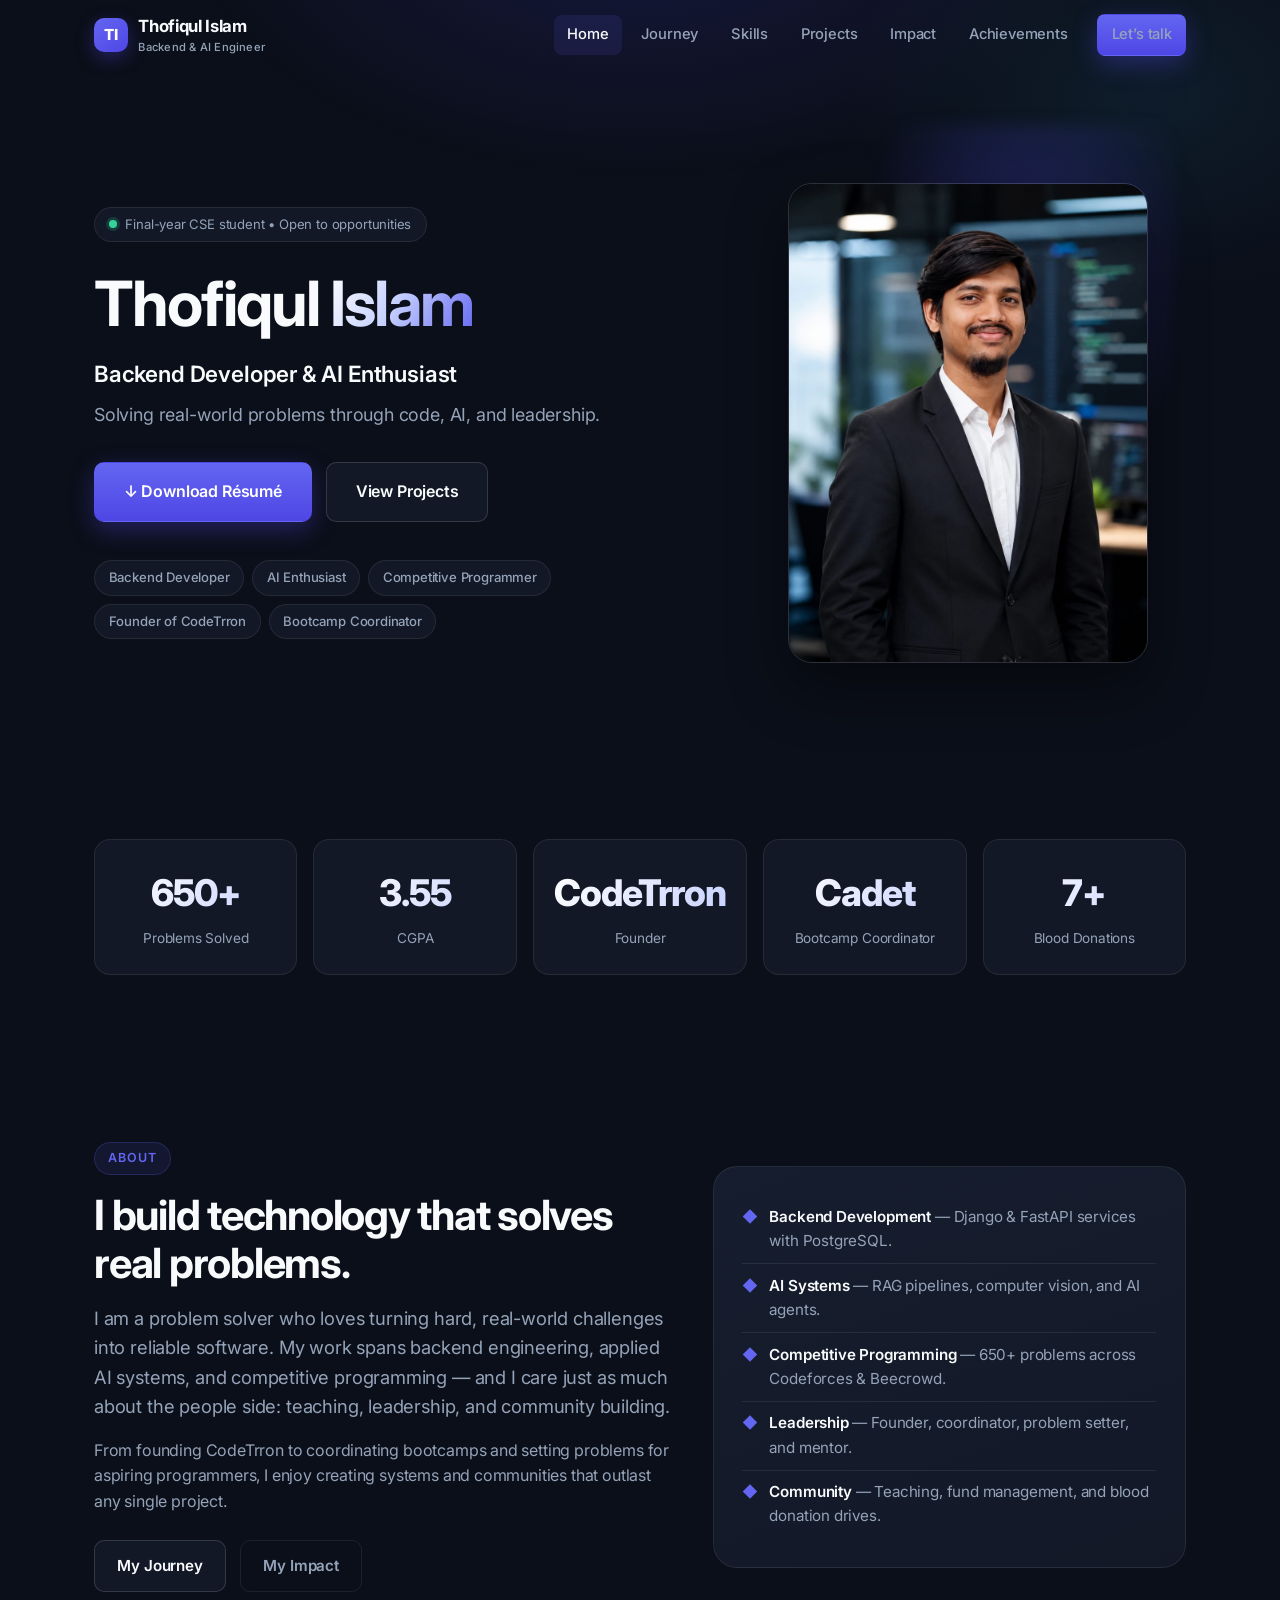
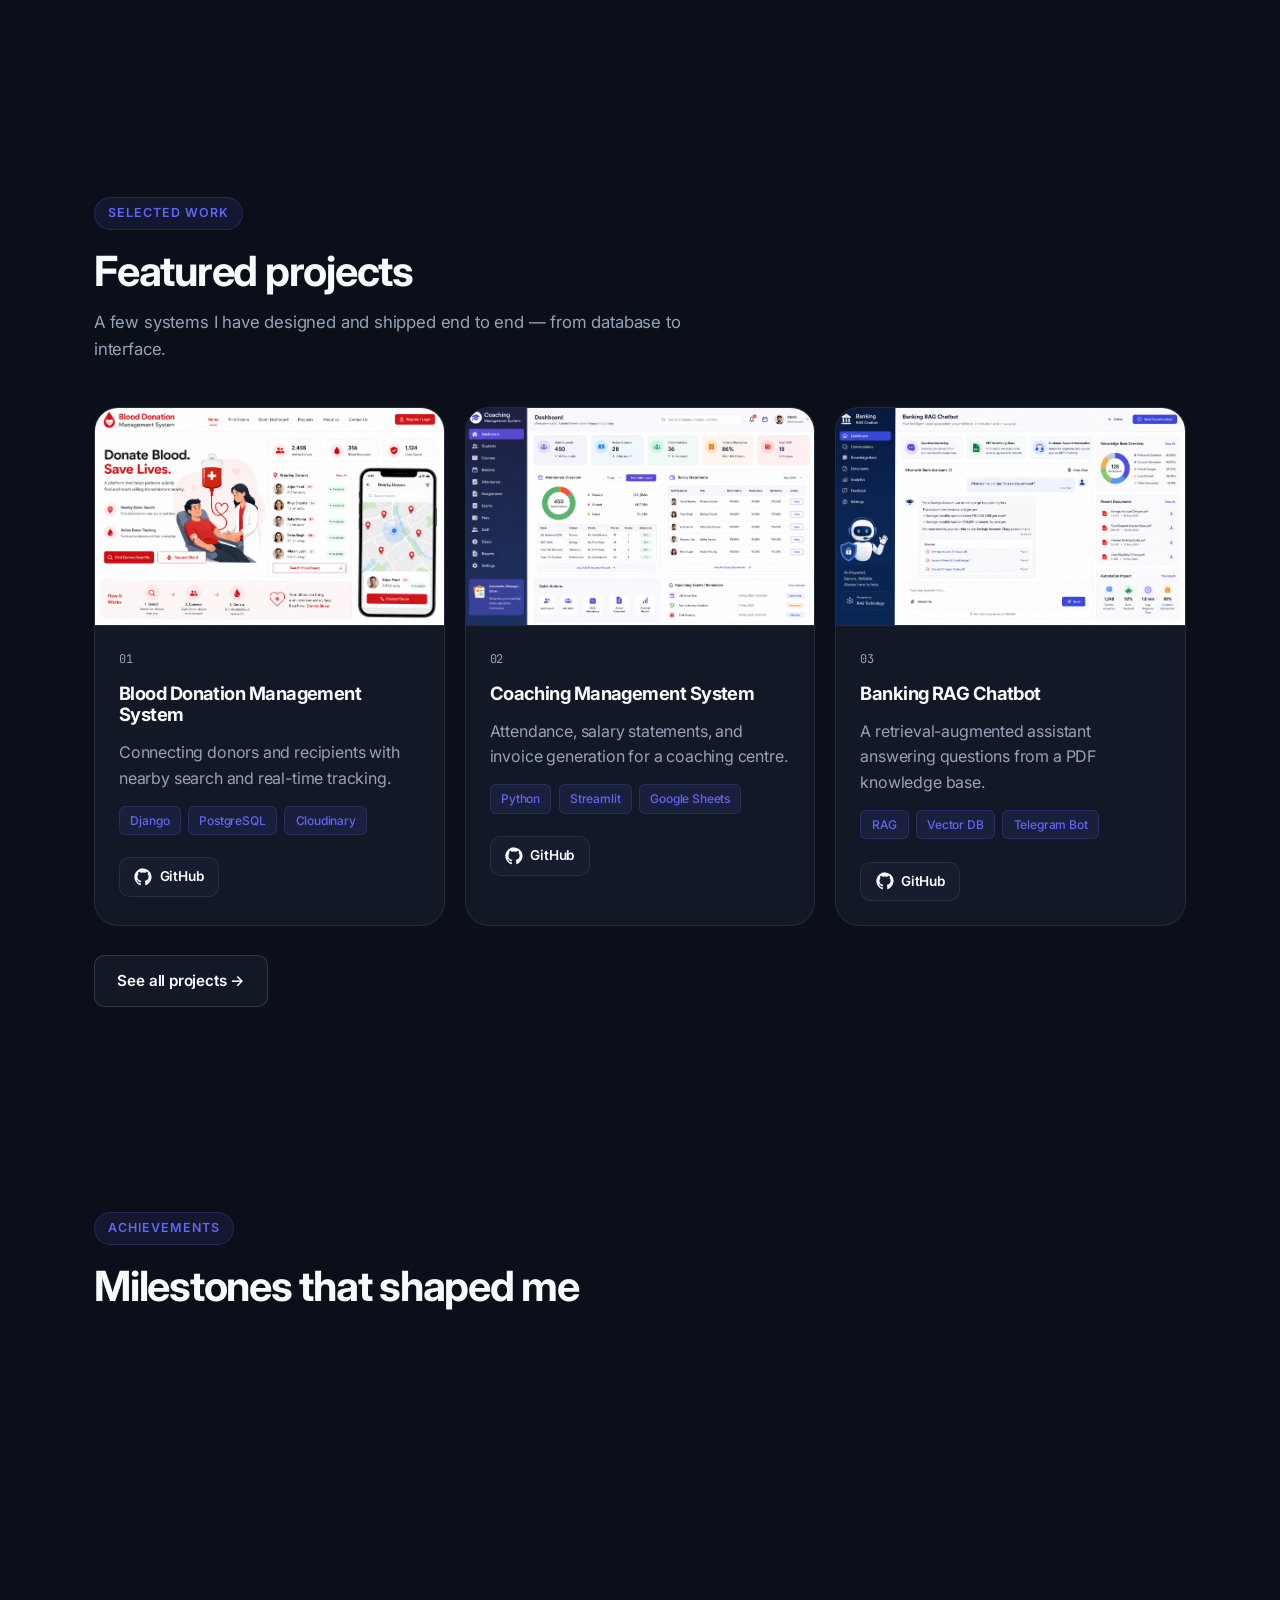
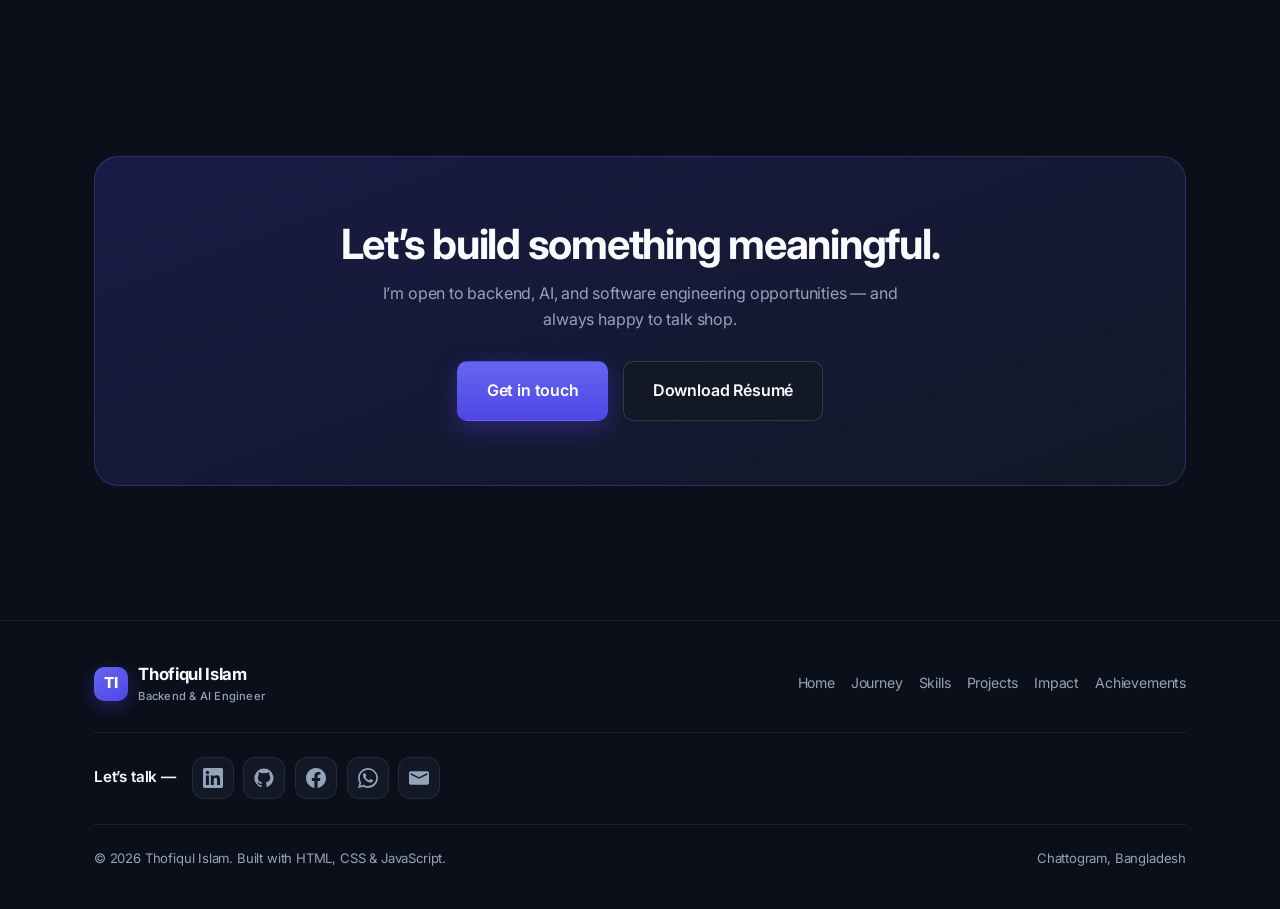
<file: index.html>
<!DOCTYPE html>
<html lang="en">
<head>
	<meta charset="UTF-8" />
	<meta name="viewport" content="width=device-width, initial-scale=1.0" />
	<title>Thofiqul Islam — Backend Developer & AI Enthusiast</title>
	<meta name="description" content="Thofiqul Islam — Backend Developer, AI Enthusiast, Competitive Programmer and Founder of CodeTrron. Solving real-world problems through code, AI, and leadership." />
	<meta name="author" content="Thofiqul Islam" />
	<meta name="theme-color" content="#0B0F19" />
	<!-- Open Graph / social -->
	<meta property="og:type" content="website" />
	<meta property="og:title" content="Thofiqul Islam — Backend Developer & AI Enthusiast" />
	<meta property="og:description" content="Solving real-world problems through code, AI, and leadership." />
	<link rel="icon" href="data:image/svg+xml,<svg xmlns='http://www.w3.org/2000/svg' viewBox='0 0 100 100'><rect width='100' height='100' rx='22' fill='%234F46E5'/><text x='50' y='68' font-size='54' font-family='Arial' font-weight='bold' fill='white' text-anchor='middle'>TI</text></svg>" />
	<link rel="preconnect" href="https://fonts.googleapis.com" />
	<link rel="preconnect" href="https://fonts.gstatic.com" crossorigin />
	<link href="https://fonts.googleapis.com/css2?family=Inter:wght@400;500;600;700;800&family=JetBrains+Mono:wght@500;600&display=swap" rel="stylesheet" />
	<link rel="stylesheet" href="assets/css/style.css" />
</head>
<body>
	<a class="skip-link" href="#main">Skip to content</a>

	<!-- ============ Header / Navbar (reused on every page) ============ -->
	<header class="site-header">
		<nav class="nav container" aria-label="Primary navigation">
			<a class="brand" href="index.html" aria-label="Thofiqul Islam — home">
				<span class="brand-mark">TI</span>
				<span>Thofiqul Islam<small>Backend & AI Engineer</small></span>
			</a>
			<button class="nav-toggle" aria-label="Toggle navigation menu" aria-controls="nav-links" aria-expanded="false">
				<span></span><span></span><span></span>
			</button>
			<div class="nav-links" id="nav-links">
				<a href="index.html">Home</a>
				<a href="journey.html">Journey</a>
				<a href="skills.html">Skills</a>
				<a href="projects.html">Projects</a>
				<a href="impact.html">Impact</a>
				<a href="achievements.html">Achievements</a>
				<!-- <a href="blog.html">Blog</a> -->
				<span class="nav-cta"><a class="btn btn-primary" href="#contact">Let’s talk</a></span>
			</div>
		</nav>
	</header>

	<main id="main">
		<!-- ===================== Hero ===================== -->
		<section class="hero container">
			<div class="hero-grid">
				<div class="hero-content">
					<span class="hero-status reveal"><span class="dot"></span> Final-year CSE student • Open to opportunities</span>
					<h1 class="reveal" data-delay="1">Thofiqul <span class="text-gradient">Islam</span></h1>
					<p class="hero-title reveal" data-delay="1">Backend Developer & AI Enthusiast</p>
					<p class="hero-tagline reveal" data-delay="2">Solving real-world problems through code, AI, and leadership.</p>
					<div class="btn-row reveal" data-delay="3">
						<a class="btn btn-primary btn-lg" href="assets/resume/Thofiqul_updated_resume.pdf" download>↓ Download Résumé</a>
						<a class="btn btn-secondary btn-lg" href="projects.html">View Projects</a>
					</div>
					<div class="hero-roles reveal" data-delay="4">
						<span class="chip">Backend Developer</span>
						<span class="chip">AI Enthusiast</span>
						<span class="chip">Competitive Programmer</span>
						<span class="chip">Founder of CodeTrron</span>
						<span class="chip">Bootcamp Coordinator</span>
					</div>
				</div>
				<div class="hero-photo reveal" data-delay="2">
					<img src="assets/img/thofiqul.jpg" alt="Portrait of Thofiqul Islam" />
				</div>
			</div>
		</section>

		<!-- ===================== Statistics ===================== -->
		<section class="section-sm container">
			<div class="stat-grid">
				<div class="stat reveal">
					<div class="stat-value"><span data-count="650" data-suffix="+">650+</span></div>
					<div class="stat-label">Problems Solved</div>
				</div>
				<div class="stat reveal" data-delay="1">
					<div class="stat-value"><span data-count="3.55" data-decimals="2">3.55</span></div>
					<div class="stat-label">CGPA</div>
				</div>
				<div class="stat reveal" data-delay="2">
					<div class="stat-value">CodeTrron</div>
					<div class="stat-label">Founder</div>
				</div>
				<div class="stat reveal" data-delay="3">
					<div class="stat-value">Cadet</div>
					<div class="stat-label">Bootcamp Coordinator</div>
				</div>
				<div class="stat reveal" data-delay="4">
					<div class="stat-value"><span data-count="7" data-suffix="+">7+</span></div>
					<div class="stat-label">Blood Donations</div>
				</div>
			</div>
		</section>

		<!-- ===================== About ===================== -->
		<section class="section container">
			<div class="split">
				<div class="reveal">
					<span class="eyebrow">About</span>
					<h2>I build technology that solves real problems.</h2>
					<p class="lead" style="margin-top:1rem">I am a problem solver who loves turning hard, real-world challenges into reliable software. My work spans backend engineering, applied AI systems, and competitive programming — and I care just as much about the people side: teaching, leadership, and community building.</p>
					<p style="margin-top:1rem">From founding CodeTrron to coordinating bootcamps and setting problems for aspiring programmers, I enjoy creating systems and communities that outlast any single project.</p>
					<div class="btn-row" style="margin-top:1.6rem">
						<a class="btn btn-secondary" href="journey.html">My Journey</a>
						<a class="btn btn-ghost" href="impact.html">My Impact</a>
					</div>
				</div>
				<div class="panel reveal" data-delay="2">
					<ul>
						<li><span class="check">◆</span><span><b>Backend Development</b> — Django & FastAPI services with PostgreSQL.</span></li>
						<li><span class="check">◆</span><span><b>AI Systems</b> — RAG pipelines, computer vision, and AI agents.</span></li>
						<li><span class="check">◆</span><span><b>Competitive Programming</b> — 650+ problems across Codeforces & Beecrowd.</span></li>
						<li><span class="check">◆</span><span><b>Leadership</b> — Founder, coordinator, problem setter, and mentor.</span></li>
						<li><span class="check">◆</span><span><b>Community</b> — Teaching, fund management, and blood donation drives.</span></li>
					</ul>
				</div>
			</div>
		</section>

		<!-- ===================== Featured Projects ===================== -->
		<section class="section container">
			<div class="section-head">
				<span class="eyebrow">Selected Work</span>
				<h2>Featured projects</h2>
				<p>A few systems I have designed and shipped end to end — from database to interface.</p>
			</div>
			<div class="grid grid-3">
				<article class="project-card reveal">
					<div class="project-cover">
						<!-- TODO: replace with your own screenshot (recommended 800×500, 16:10) -->
						<img src="assets/img/blood.png" alt="Blood Donation Management System screenshot" width="800" height="500" loading="lazy" />
					</div>
					<div class="project-body">
						<span class="project-index">01</span>
						<h3>Blood Donation Management System</h3>
						<p>Connecting donors and recipients with nearby search and real-time tracking.</p>
						<div class="tag-row"><span class="tag">Django</span><span class="tag">PostgreSQL</span><span class="tag">Cloudinary</span></div>
						<div class="project-actions">
							<!-- TODO: replace # with your GitHub repository URL -->
							<a class="gh-link" href="https://github.com/ThohidC223075/blood-donation-system/tree/master" target="_blank" rel="noopener" aria-label="Blood Donation Management System on GitHub"><svg viewBox='0 0 24 24' aria-hidden='true'><path d='M12 .5A11.5 11.5 0 0 0 8.36 22.92c.58.1.79-.25.79-.56v-2c-3.2.7-3.88-1.54-3.88-1.54-.53-1.33-1.29-1.69-1.29-1.69-1.05-.72.08-.7.08-.7 1.16.08 1.77 1.19 1.77 1.19 1.03 1.77 2.7 1.26 3.36.96.1-.75.4-1.26.73-1.55-2.55-.29-5.24-1.28-5.24-5.7 0-1.26.45-2.29 1.19-3.1-.12-.29-.52-1.46.11-3.05 0 0 .97-.31 3.18 1.18a11 11 0 0 1 5.8 0c2.2-1.49 3.17-1.18 3.17-1.18.63 1.59.24 2.76.12 3.05.74.81 1.18 1.84 1.18 3.1 0 4.43-2.69 5.4-5.25 5.69.41.35.78 1.05.78 2.12v3.14c0 .31.2.67.8.56A11.5 11.5 0 0 0 12 .5z'/></svg> GitHub</a>
						</div>
					</div>
				</article>
				<article class="project-card reveal" data-delay="1">
					<div class="project-cover">
						<!-- TODO: replace with your own screenshot (recommended 800×500, 16:10) -->
						<img src="assets/img/coaching.png" alt="Coaching Management System screenshot" width="800" height="500" loading="lazy" />
					</div>
					<div class="project-body">
						<span class="project-index">02</span>
						<h3>Coaching Management System</h3>
						<p>Attendance, salary statements, and invoice generation for a coaching centre.</p>
						<div class="tag-row"><span class="tag">Python</span><span class="tag">Streamlit</span><span class="tag">Google Sheets</span></div>
						<div class="project-actions">
							<!-- TODO: replace # with your GitHub repository URL -->
							<a class="gh-link" href="https://github.com/ThohidC223075/Coaching-Management-System-for-Pragya" target="_blank" rel="noopener" aria-label="Coaching Management System on GitHub"><svg viewBox='0 0 24 24' aria-hidden='true'><path d='M12 .5A11.5 11.5 0 0 0 8.36 22.92c.58.1.79-.25.79-.56v-2c-3.2.7-3.88-1.54-3.88-1.54-.53-1.33-1.29-1.69-1.29-1.69-1.05-.72.08-.7.08-.7 1.16.08 1.77 1.19 1.77 1.19 1.03 1.77 2.7 1.26 3.36.96.1-.75.4-1.26.73-1.55-2.55-.29-5.24-1.28-5.24-5.7 0-1.26.45-2.29 1.19-3.1-.12-.29-.52-1.46.11-3.05 0 0 .97-.31 3.18 1.18a11 11 0 0 1 5.8 0c2.2-1.49 3.17-1.18 3.17-1.18.63 1.59.24 2.76.12 3.05.74.81 1.18 1.84 1.18 3.1 0 4.43-2.69 5.4-5.25 5.69.41.35.78 1.05.78 2.12v3.14c0 .31.2.67.8.56A11.5 11.5 0 0 0 12 .5z'/></svg> GitHub</a>
						</div>
					</div>
				</article>
				<article class="project-card reveal" data-delay="2">
					<div class="project-cover">
						<!-- TODO: replace with your own screenshot (recommended 800×500, 16:10) -->
						<img src="assets/img/banking.png" alt="Banking RAG Chatbot screenshot" width="800" height="500" loading="lazy" />
					</div>
					<div class="project-body">
						<span class="project-index">03</span>
						<h3>Banking RAG Chatbot</h3>
						<p>A retrieval-augmented assistant answering questions from a PDF knowledge base.</p>
						<div class="tag-row"><span class="tag">RAG</span><span class="tag">Vector DB</span><span class="tag">Telegram Bot</span></div>
						<div class="project-actions">
							<!-- TODO: replace # with your GitHub repository URL -->
							<a class="gh-link" href="https://github.com/ThohidC223075/Banking_Chatbot" target="_blank" rel="noopener" aria-label="Banking RAG Chatbot on GitHub"><svg viewBox='0 0 24 24' aria-hidden='true'><path d='M12 .5A11.5 11.5 0 0 0 8.36 22.92c.58.1.79-.25.79-.56v-2c-3.2.7-3.88-1.54-3.88-1.54-.53-1.33-1.29-1.69-1.29-1.69-1.05-.72.08-.7.08-.7 1.16.08 1.77 1.19 1.77 1.19 1.03 1.77 2.7 1.26 3.36.96.1-.75.4-1.26.73-1.55-2.55-.29-5.24-1.28-5.24-5.7 0-1.26.45-2.29 1.19-3.1-.12-.29-.52-1.46.11-3.05 0 0 .97-.31 3.18 1.18a11 11 0 0 1 5.8 0c2.2-1.49 3.17-1.18 3.17-1.18.63 1.59.24 2.76.12 3.05.74.81 1.18 1.84 1.18 3.1 0 4.43-2.69 5.4-5.25 5.69.41.35.78 1.05.78 2.12v3.14c0 .31.2.67.8.56A11.5 11.5 0 0 0 12 .5z'/></svg> GitHub</a>
						</div>
					</div>
				</article>
			</div>
			<div class="btn-row" style="margin-top:1.8rem">
				<a class="btn btn-secondary" href="projects.html">See all projects →</a>
			</div>
		</section>

		<!-- ===================== Featured Achievements ===================== -->
		<section class="section container">
			<div class="section-head">
				<span class="eyebrow">Achievements</span>
				<h2>Milestones that shaped me</h2>
			</div>
			<div class="grid grid-3">
				<div class="card reveal">
					<div class="card-icon">🚀</div>
					<h3>Founded CodeTrron</h3>
					<p>Built a platform and community focused on practical, problem-driven learning.</p>
				</div>
				<div class="card reveal" data-delay="1">
					<div class="card-icon">🧠</div>
					<h3>650+ Problems Solved</h3>
					<p>Sharpened algorithmic thinking across Codeforces and Beecrowd.</p>
				</div>
				<div class="card reveal" data-delay="2">
					<div class="card-icon">🎓</div>
					<h3>Bootcamp Coordinator</h3>
					<p>Cadet coordinator at the IIUC Competitive Programming Society.</p>
				</div>
			</div>
		</section>

		<!-- ===================== CTA ===================== -->
		<section class="section container">
			<div class="cta reveal">
				<h2>Let’s build something meaningful.</h2>
				<p>I’m open to backend, AI, and software engineering opportunities — and always happy to talk shop.</p>
				<div class="btn-row">
					<a class="btn btn-primary btn-lg" href="#contact">Get in touch</a>
					<a class="btn btn-secondary btn-lg" href="assets/resume/Thofiqul_updated_resume.pdf" download>Download Résumé</a>
				</div>
			</div>
		</section>
	</main>

	<!-- ============ Footer (reused on every page) ============ -->
	<footer class="site-footer" id="contact">
		<div class="container">
			<div class="footer-grid">
				<a class="brand" href="index.html">
					<span class="brand-mark">TI</span>
					<span>Thofiqul Islam<small>Backend & AI Engineer</small></span>
				</a>
				<nav class="footer-nav" aria-label="Footer navigation">
					<a href="index.html">Home</a>
					<a href="journey.html">Journey</a>
					<a href="skills.html">Skills</a>
					<a href="projects.html">Projects</a>
					<a href="impact.html">Impact</a>
					<a href="achievements.html">Achievements</a>
					<!-- a href="blog.html">Blog</a> -->
				</nav>
			</div>
			<div class="footer-connect">
				<span class="footer-connect-label">Let’s talk —</span>
				<div class="social-row">
					<a class="social-link" href="https://www.linkedin.com/in/thofiqul-islam" target="_blank" rel="noopener" aria-label="LinkedIn" title="LinkedIn"><svg viewBox="0 0 24 24" aria-hidden="true"><path d="M20.45 20.45h-3.56v-5.57c0-1.33-.02-3.04-1.85-3.04-1.85 0-2.13 1.45-2.13 2.94v5.67H9.35V9h3.41v1.56h.05c.48-.9 1.64-1.85 3.37-1.85 3.6 0 4.27 2.37 4.27 5.46v6.28zM5.34 7.43a2.06 2.06 0 1 1 0-4.13 2.06 2.06 0 0 1 0 4.13zM7.12 20.45H3.56V9h3.56v11.45zM22.22 0H1.77C.79 0 0 .77 0 1.73v20.54C0 23.23.79 24 1.77 24h20.45c.98 0 1.78-.77 1.78-1.73V1.73C24 .77 23.2 0 22.22 0z"/></svg></a>
					<a class="social-link" href="https://github.com/ThohidC223075?tab=repositories" target="_blank" rel="noopener" aria-label="GitHub" title="GitHub"><svg viewBox="0 0 24 24" aria-hidden="true"><path d="M12 .5A11.5 11.5 0 0 0 8.36 22.92c.58.1.79-.25.79-.56v-2c-3.2.7-3.88-1.54-3.88-1.54-.53-1.33-1.29-1.69-1.29-1.69-1.05-.72.08-.7.08-.7 1.16.08 1.77 1.19 1.77 1.19 1.03 1.77 2.7 1.26 3.36.96.1-.75.4-1.26.73-1.55-2.55-.29-5.24-1.28-5.24-5.7 0-1.26.45-2.29 1.19-3.1-.12-.29-.52-1.46.11-3.05 0 0 .97-.31 3.18 1.18a11 11 0 0 1 5.8 0c2.2-1.49 3.17-1.18 3.17-1.18.63 1.59.24 2.76.12 3.05.74.81 1.18 1.84 1.18 3.1 0 4.43-2.69 5.4-5.25 5.69.41.35.78 1.05.78 2.12v3.14c0 .31.2.67.8.56A11.5 11.5 0 0 0 12 .5z"/></svg></a>
					<a class="social-link" href="https://www.facebook.com/share/1EP9Xm6pAC/" target="_blank" rel="noopener" aria-label="Facebook" title="Facebook"><svg viewBox="0 0 24 24" aria-hidden="true"><path d="M24 12.07C24 5.4 18.63 0 12 0S0 5.4 0 12.07c0 6.02 4.39 11.01 10.13 11.93v-8.44H7.08v-3.49h3.05V9.41c0-3.02 1.79-4.69 4.53-4.69 1.31 0 2.69.24 2.69.24v2.97h-1.51c-1.49 0-1.96.93-1.96 1.89v2.25h3.33l-.53 3.49h-2.8V24C19.61 23.08 24 18.09 24 12.07z"/></svg></a>
					<a class="social-link" href="https://wa.me/8801521537809" target="_blank" rel="noopener" aria-label="WhatsApp" title="WhatsApp: 01521537809"><svg viewBox="0 0 24 24" aria-hidden="true"><path d="M.06 24l1.69-6.16a11.87 11.87 0 0 1-1.59-5.95C.16 5.34 5.5 0 12.06 0a11.82 11.82 0 0 1 8.41 3.49 11.82 11.82 0 0 1 3.48 8.42c0 6.56-5.34 11.9-11.9 11.9a11.9 11.9 0 0 1-5.69-1.45L.06 24zM6.6 20.13c1.68 1 3.28 1.59 5.4 1.59 5.45 0 9.89-4.43 9.89-9.88a9.83 9.83 0 0 0-2.9-7A9.82 9.82 0 0 0 12.06 2c-5.46 0-9.9 4.43-9.9 9.88 0 2.23.65 3.9 1.74 5.64l-1 3.66 3.7-1.05zm11.39-5.55c-.07-.12-.27-.2-.57-.35-.3-.15-1.76-.87-2.03-.97-.27-.1-.47-.15-.67.15-.2.3-.77.97-.94 1.17-.17.2-.35.22-.65.07-.3-.15-1.26-.46-2.4-1.48-.89-.79-1.49-1.77-1.66-2.07-.17-.3-.02-.46.13-.61.13-.13.3-.35.45-.52.15-.17.2-.3.3-.5.1-.2.05-.37-.02-.52-.07-.15-.67-1.62-.92-2.22-.24-.58-.49-.5-.67-.51-.17-.01-.37-.01-.57-.01-.2 0-.52.07-.8.37-.27.3-1.04 1.02-1.04 2.49 0 1.47 1.07 2.89 1.22 3.09.15.2 2.1 3.2 5.08 4.49.71.31 1.26.49 1.69.62.71.23 1.36.2 1.87.12.57-.09 1.76-.72 2.01-1.42.25-.7.25-1.29.17-1.42z"/></svg></a>
					<a class="social-link" href="mailto:mdthohidulislam378@gmail.com" aria-label="Email" title="mdthohidulislam378@gmail.com"><svg viewBox="0 0 24 24" aria-hidden="true"><path d="M22 4H2C.9 4 0 4.9 0 6v12c0 1.1.9 2 2 2h20c1.1 0 2-.9 2-2V6c0-1.1-.9-2-2-2zm0 4-10 5L2 8V6l10 5 10-5v2z"/></svg></a>
				</div>
			</div>
			<div class="footer-bottom">
				<span>© <span id="year">2025</span> Thofiqul Islam. Built with HTML, CSS & JavaScript.</span>
				<span>Chattogram, Bangladesh</span>
			</div>
		</div>
	</footer>

	<script src="assets/js/main.js" defer></script>
</body>
</html>
</file>
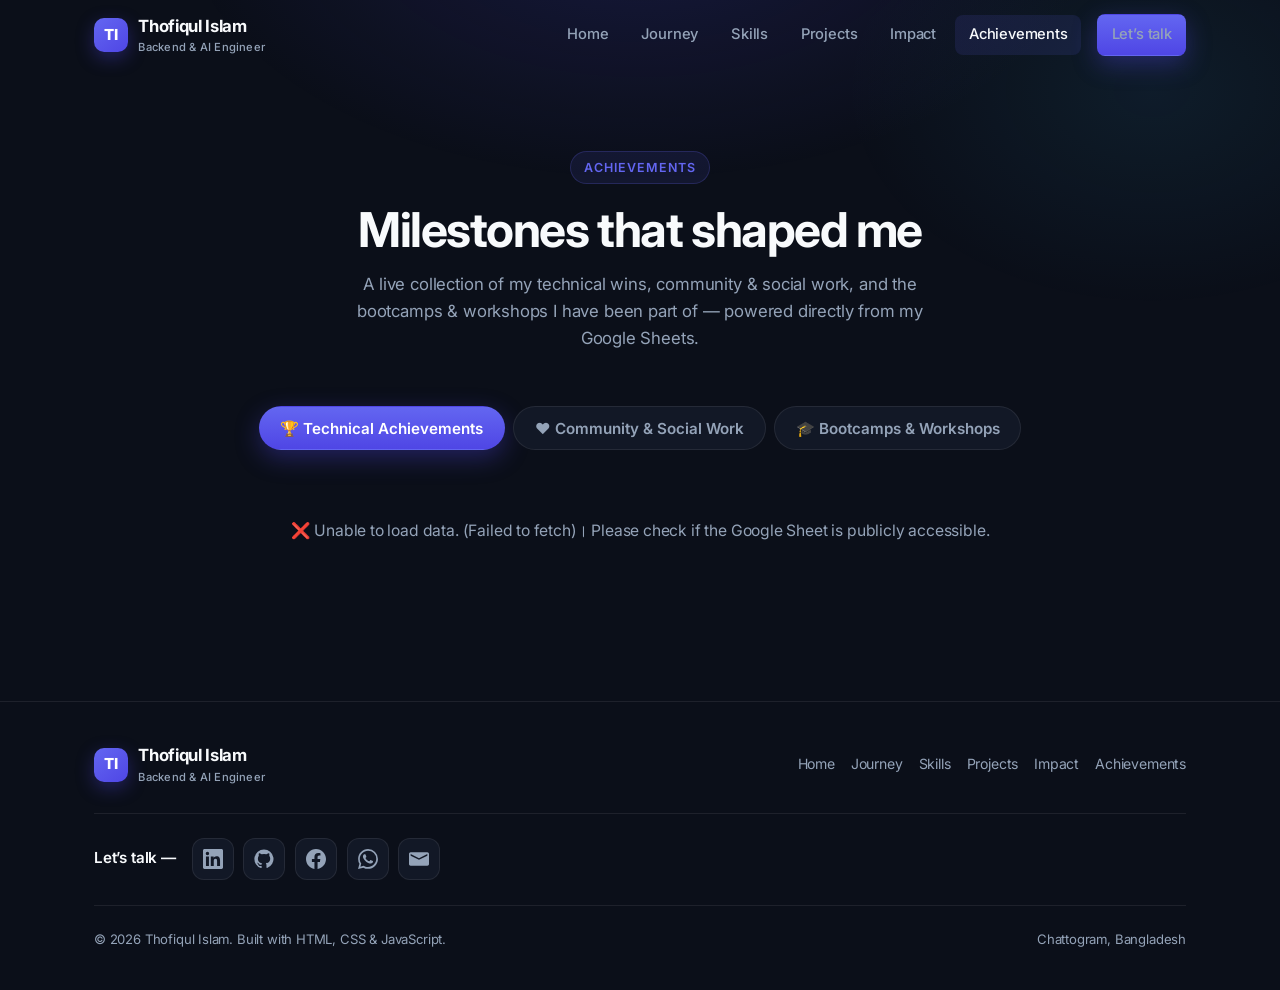
<file: achievements.html>
<!DOCTYPE html>
<html lang="en">

<head>
	<meta charset="UTF-8" />
	<meta name="viewport" content="width=device-width, initial-scale=1.0" />
	<title>Achievements — Thofiqul Islam</title>
	<meta name="description"
		content="Achievements of Thofiqul Islam — technical wins, community &amp; social work, and bootcamps &amp; workshops." />
	<meta name="author" content="Thofiqul Islam" />
	<meta name="theme-color" content="#0B0F19" />
	<meta property="og:title" content="Achievements — Thofiqul Islam" />
	<meta property="og:description" content="Technical achievements, community work, and bootcamps." />
	<link rel="icon"
		href="data:image/svg+xml,<svg xmlns='http://www.w3.org/2000/svg' viewBox='0 0 100 100'><rect width='100' height='100' rx='22' fill='%234F46E5'/><text x='50' y='68' font-size='54' font-family='Arial' font-weight='bold' fill='white' text-anchor='middle'>TI</text></svg>" />
	<link rel="preconnect" href="https://fonts.googleapis.com" />
	<link rel="preconnect" href="https://fonts.gstatic.com" crossorigin />
	<link
		href="https://fonts.googleapis.com/css2?family=Inter:wght@400;500;600;700;800&family=JetBrains+Mono:wght@500;600&display=swap"
		rel="stylesheet" />
	<link rel="stylesheet" href="assets/css/style.css" />
</head>

<body>
	<a class="skip-link" href="#main">Skip to content</a>

	<!-- ============ Header / Navbar (reused on every page) ============ -->
	<header class="site-header">
		<nav class="nav container" aria-label="Primary navigation">
			<a class="brand" href="index.html" aria-label="Thofiqul Islam — home">
				<span class="brand-mark">TI</span>
				<span>Thofiqul Islam<small>Backend & AI Engineer</small></span>
			</a>
			<button class="nav-toggle" aria-label="Toggle navigation menu" aria-controls="nav-links"
				aria-expanded="false">
				<span></span><span></span><span></span>
			</button>
			<div class="nav-links" id="nav-links">
				<a href="index.html">Home</a>
				<a href="journey.html">Journey</a>
				<a href="skills.html">Skills</a>
				<a href="projects.html">Projects</a>
				<a href="impact.html">Impact</a>
				<a href="achievements.html">Achievements</a>
				<!-- <a href="blog.html">Blog</a> -->
				<span class="nav-cta"><a class="btn btn-primary" href="#contact">Let’s talk</a></span>
			</div>
		</nav>
	</header>

	<main id="main">
		<!-- ===================== Page hero ===================== -->
		<section class="page-hero container">
			<span class="eyebrow reveal">Achievements</span>
			<h1 class="reveal" data-delay="1">Milestones that shaped me</h1>
			<p class="reveal" data-delay="2">A live collection of my technical wins, community &amp; social work, and
				the bootcamps &amp; workshops I have been part of — powered directly from my Google Sheets.</p>
		</section>

		<!-- ===================== Achievements tabs ===================== -->
		<section class="section container" style="padding-top:1rem">
			<div class="tabs reveal" role="tablist" aria-label="Achievement categories">
				<button class="tab-btn active" role="tab" aria-selected="true" aria-controls="tab-technical"
					id="tabbtn-technical" data-tab="tab-technical">🏆 Technical Achievements</button>
				<button class="tab-btn" role="tab" aria-selected="false" aria-controls="tab-community"
					id="tabbtn-community" data-tab="tab-community">❤️ Community &amp; Social Work</button>
				<button class="tab-btn" role="tab" aria-selected="false" aria-controls="tab-bootcamps"
					id="tabbtn-bootcamps" data-tab="tab-bootcamps">🎓 Bootcamps &amp; Workshops</button>
			</div>

			<!-- Each panel is filled live from its Google Sheet by main.js -->
			<div class="tab-panel active" id="tab-technical" role="tabpanel" aria-labelledby="tabbtn-technical">
				<div class="ach-list">
					<p class="ach-status">⏳ Loading…</p>
				</div>
			</div>
			<div class="tab-panel" id="tab-community" role="tabpanel" aria-labelledby="tabbtn-community" hidden>
				<div class="ach-list">
					<p class="ach-status">⏳ Loading…</p>
				</div>
			</div>
			<div class="tab-panel" id="tab-bootcamps" role="tabpanel" aria-labelledby="tabbtn-bootcamps" hidden>
				<div class="ach-list">
					<p class="ach-status">⏳ Loading…</p>
				</div>
			</div>
		</section>
	</main>

	<!-- ============ Footer (reused on every page) ============ -->
	<footer class="site-footer" id="contact">
		<div class="container">
			<div class="footer-grid">
				<a class="brand" href="index.html">
					<span class="brand-mark">TI</span>
					<span>Thofiqul Islam<small>Backend & AI Engineer</small></span>
				</a>
				<nav class="footer-nav" aria-label="Footer navigation">
					<a href="index.html">Home</a>
					<a href="journey.html">Journey</a>
					<a href="skills.html">Skills</a>
					<a href="projects.html">Projects</a>
					<a href="impact.html">Impact</a>
					<a href="achievements.html">Achievements</a>
					<!-- <a href="blog.html">Blog</a> -->
				</nav>
			</div>
			<div class="footer-connect">
				<span class="footer-connect-label">Let’s talk —</span>
				<div class="social-row">
					<a class="social-link" href="https://www.linkedin.com/in/thofiqul-islam" target="_blank"
						rel="noopener" aria-label="LinkedIn" title="LinkedIn"><svg viewBox="0 0 24 24"
							aria-hidden="true">
							<path
								d="M20.45 20.45h-3.56v-5.57c0-1.33-.02-3.04-1.85-3.04-1.85 0-2.13 1.45-2.13 2.94v5.67H9.35V9h3.41v1.56h.05c.48-.9 1.64-1.85 3.37-1.85 3.6 0 4.27 2.37 4.27 5.46v6.28zM5.34 7.43a2.06 2.06 0 1 1 0-4.13 2.06 2.06 0 0 1 0 4.13zM7.12 20.45H3.56V9h3.56v11.45zM22.22 0H1.77C.79 0 0 .77 0 1.73v20.54C0 23.23.79 24 1.77 24h20.45c.98 0 1.78-.77 1.78-1.73V1.73C24 .77 23.2 0 22.22 0z" />
						</svg></a>
					<a class="social-link" href="https://github.com/ThohidC223075?tab=repositories" target="_blank"
						rel="noopener" aria-label="GitHub" title="GitHub"><svg viewBox="0 0 24 24" aria-hidden="true">
							<path
								d="M12 .5A11.5 11.5 0 0 0 8.36 22.92c.58.1.79-.25.79-.56v-2c-3.2.7-3.88-1.54-3.88-1.54-.53-1.33-1.29-1.69-1.29-1.69-1.05-.72.08-.7.08-.7 1.16.08 1.77 1.19 1.77 1.19 1.03 1.77 2.7 1.26 3.36.96.1-.75.4-1.26.73-1.55-2.55-.29-5.24-1.28-5.24-5.7 0-1.26.45-2.29 1.19-3.1-.12-.29-.52-1.46.11-3.05 0 0 .97-.31 3.18 1.18a11 11 0 0 1 5.8 0c2.2-1.49 3.17-1.18 3.17-1.18.63 1.59.24 2.76.12 3.05.74.81 1.18 1.84 1.18 3.1 0 4.43-2.69 5.4-5.25 5.69.41.35.78 1.05.78 2.12v3.14c0 .31.2.67.8.56A11.5 11.5 0 0 0 12 .5z" />
						</svg></a>
					<a class="social-link" href="https://www.facebook.com/share/1EP9Xm6pAC/" target="_blank"
						rel="noopener" aria-label="Facebook" title="Facebook"><svg viewBox="0 0 24 24"
							aria-hidden="true">
							<path
								d="M24 12.07C24 5.4 18.63 0 12 0S0 5.4 0 12.07c0 6.02 4.39 11.01 10.13 11.93v-8.44H7.08v-3.49h3.05V9.41c0-3.02 1.79-4.69 4.53-4.69 1.31 0 2.69.24 2.69.24v2.97h-1.51c-1.49 0-1.96.93-1.96 1.89v2.25h3.33l-.53 3.49h-2.8V24C19.61 23.08 24 18.09 24 12.07z" />
						</svg></a>
					<a class="social-link" href="https://wa.me/8801521537809" target="_blank" rel="noopener"
						aria-label="WhatsApp" title="WhatsApp: 01521537809"><svg viewBox="0 0 24 24" aria-hidden="true">
							<path
								d="M.06 24l1.69-6.16a11.87 11.87 0 0 1-1.59-5.95C.16 5.34 5.5 0 12.06 0a11.82 11.82 0 0 1 8.41 3.49 11.82 11.82 0 0 1 3.48 8.42c0 6.56-5.34 11.9-11.9 11.9a11.9 11.9 0 0 1-5.69-1.45L.06 24zM6.6 20.13c1.68 1 3.28 1.59 5.4 1.59 5.45 0 9.89-4.43 9.89-9.88a9.83 9.83 0 0 0-2.9-7A9.82 9.82 0 0 0 12.06 2c-5.46 0-9.9 4.43-9.9 9.88 0 2.23.65 3.9 1.74 5.64l-1 3.66 3.7-1.05zm11.39-5.55c-.07-.12-.27-.2-.57-.35-.3-.15-1.76-.87-2.03-.97-.27-.1-.47-.15-.67.15-.2.3-.77.97-.94 1.17-.17.2-.35.22-.65.07-.3-.15-1.26-.46-2.4-1.48-.89-.79-1.49-1.77-1.66-2.07-.17-.3-.02-.46.13-.61.13-.13.3-.35.45-.52.15-.17.2-.3.3-.5.1-.2.05-.37-.02-.52-.07-.15-.67-1.62-.92-2.22-.24-.58-.49-.5-.67-.51-.17-.01-.37-.01-.57-.01-.2 0-.52.07-.8.37-.27.3-1.04 1.02-1.04 2.49 0 1.47 1.07 2.89 1.22 3.09.15.2 2.1 3.2 5.08 4.49.71.31 1.26.49 1.69.62.71.23 1.36.2 1.87.12.57-.09 1.76-.72 2.01-1.42.25-.7.25-1.29.17-1.42z" />
						</svg></a>
					<a class="social-link" href="mailto:mdthohidulislam378@gmail.com" aria-label="Email"
						title="mdthohidulislam378@gmail.com"><svg viewBox="0 0 24 24" aria-hidden="true">
							<path
								d="M22 4H2C.9 4 0 4.9 0 6v12c0 1.1.9 2 2 2h20c1.1 0 2-.9 2-2V6c0-1.1-.9-2-2-2zm0 4-10 5L2 8V6l10 5 10-5v2z" />
						</svg></a>
				</div>
			</div>
			<div class="footer-bottom">
				<span>© <span id="year">2025</span> Thofiqul Islam. Built with HTML, CSS & JavaScript.</span>
				<span>Chattogram, Bangladesh</span>
			</div>
		</div>
	</footer>

	<!-- =============================================================
	🔑 GOOGLE SHEET CONFIG — Paste your 3 Google Sheet IDs here.

After setting the sheet's sharing option to:
Share → "Anyone with the link" → Viewer

Copy the long ID from the Google Sheets URL (the part that comes after `/d/`) and paste it below.
	     ============================================================= -->
	<script>
		window.ACHIEVEMENT_SHEET_ID = "1rST1uR2BLYSP4dLTxsIIFESMEEUeqwo-8Xc38I4Fi1U";
		window.ACHIEVEMENT_SHEETS = {
			"tab-technical": "Technical",   // tab 1
			"tab-community": "Community",   // tab 2
			"tab-bootcamps": "Bootcamps"    // tab 3
		};
	</script>
	<script src="assets/js/main.js" defer></script>
</body>

</html>
</file>
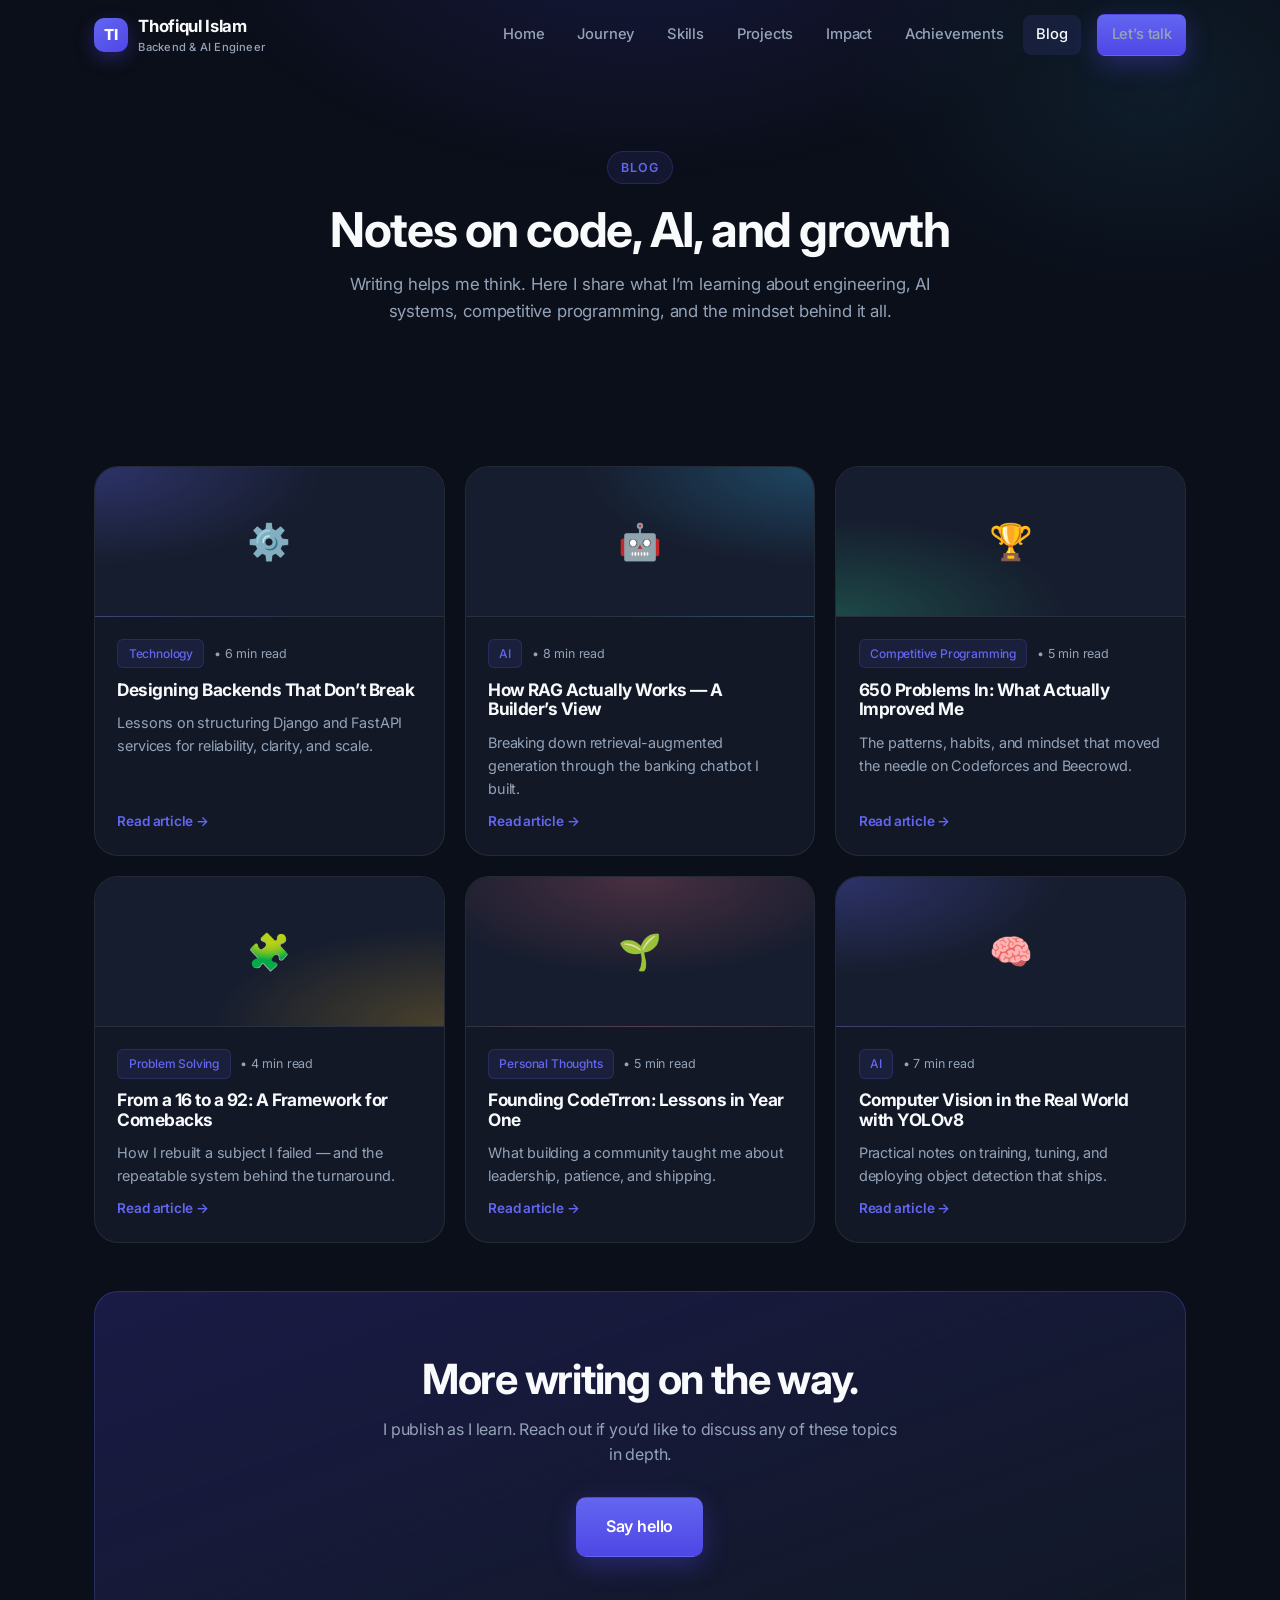
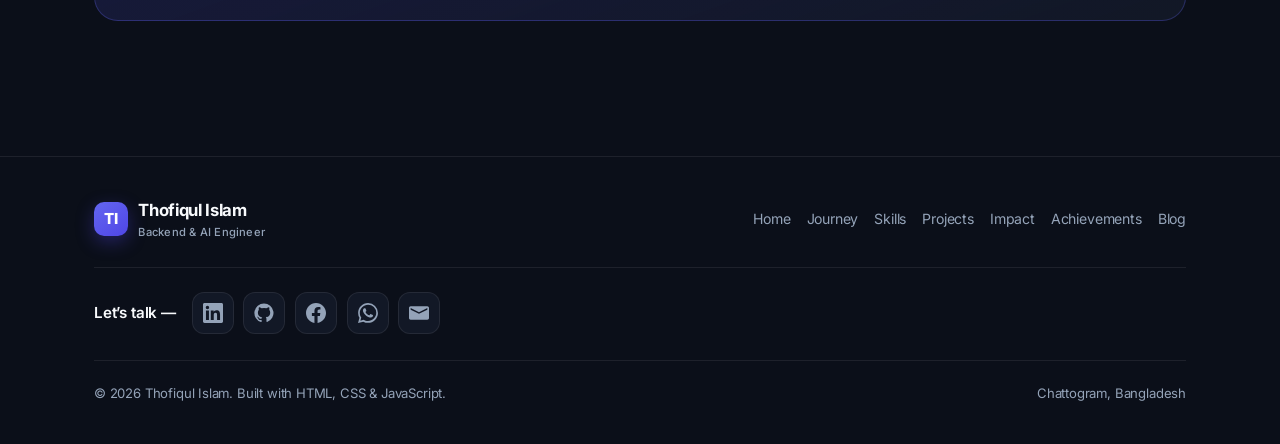
<file: blog.html>
<!DOCTYPE html>
<html lang="en">
<head>
	<meta charset="UTF-8" />
	<meta name="viewport" content="width=device-width, initial-scale=1.0" />
	<title>Blog — Thofiqul Islam</title>
	<meta name="description" content="Writing by Thofiqul Islam on technology, AI, competitive programming, problem solving, and personal growth." />
	<meta name="author" content="Thofiqul Islam" />
	<meta name="theme-color" content="#0B0F19" />
	<meta property="og:title" content="Blog — Thofiqul Islam" />
	<meta property="og:description" content="Thoughts on tech, AI, and the craft of problem solving." />
	<link rel="icon" href="data:image/svg+xml,<svg xmlns='http://www.w3.org/2000/svg' viewBox='0 0 100 100'><rect width='100' height='100' rx='22' fill='%234F46E5'/><text x='50' y='68' font-size='54' font-family='Arial' font-weight='bold' fill='white' text-anchor='middle'>TI</text></svg>" />
	<link rel="preconnect" href="https://fonts.googleapis.com" />
	<link rel="preconnect" href="https://fonts.gstatic.com" crossorigin />
	<link href="https://fonts.googleapis.com/css2?family=Inter:wght@400;500;600;700;800&family=JetBrains+Mono:wght@500;600&display=swap" rel="stylesheet" />
	<link rel="stylesheet" href="assets/css/style.css" />
</head>
<body>
	<a class="skip-link" href="#main">Skip to content</a>

	<header class="site-header">
		<nav class="nav container" aria-label="Primary navigation">
			<a class="brand" href="index.html" aria-label="Thofiqul Islam — home">
				<span class="brand-mark">TI</span>
				<span>Thofiqul Islam<small>Backend & AI Engineer</small></span>
			</a>
			<button class="nav-toggle" aria-label="Toggle navigation menu" aria-controls="nav-links" aria-expanded="false">
				<span></span><span></span><span></span>
			</button>
			<div class="nav-links" id="nav-links">
				<a href="index.html">Home</a>
				<a href="journey.html">Journey</a>
				<a href="skills.html">Skills</a>
				<a href="projects.html">Projects</a>
				<a href="impact.html">Impact</a>
				<a href="achievements.html">Achievements</a>
				<a href="blog.html">Blog</a>
				<span class="nav-cta"><a class="btn btn-primary" href="#contact">Let’s talk</a></span>
			</div>
		</nav>
	</header>

	<main id="main">
		<section class="page-hero container">
			<span class="eyebrow reveal">Blog</span>
			<h1 class="reveal" data-delay="1">Notes on code, AI, and growth</h1>
			<p class="reveal" data-delay="2">Writing helps me think. Here I share what I’m learning about engineering, AI systems, competitive programming, and the mindset behind it all.</p>
		</section>

		<section class="section container">
			<div class="grid grid-3">
				<article class="blog-card reveal">
					<div class="blog-cover c1">⚙️</div>
					<div class="blog-body">
						<div class="blog-meta"><span class="tag">Technology</span><span>• 6 min read</span></div>
						<h3>Designing Backends That Don’t Break</h3>
						<p>Lessons on structuring Django and FastAPI services for reliability, clarity, and scale.</p>
						<a class="read-more" href="#">Read article →</a>
					</div>
				</article>
				<article class="blog-card reveal" data-delay="1">
					<div class="blog-cover c2">🤖</div>
					<div class="blog-body">
						<div class="blog-meta"><span class="tag">AI</span><span>• 8 min read</span></div>
						<h3>How RAG Actually Works — A Builder’s View</h3>
						<p>Breaking down retrieval-augmented generation through the banking chatbot I built.</p>
						<a class="read-more" href="#">Read article →</a>
					</div>
				</article>
				<article class="blog-card reveal" data-delay="2">
					<div class="blog-cover c3">🏆</div>
					<div class="blog-body">
						<div class="blog-meta"><span class="tag">Competitive Programming</span><span>• 5 min read</span></div>
						<h3>650 Problems In: What Actually Improved Me</h3>
						<p>The patterns, habits, and mindset that moved the needle on Codeforces and Beecrowd.</p>
						<a class="read-more" href="#">Read article →</a>
					</div>
				</article>
				<article class="blog-card reveal">
					<div class="blog-cover c4">🧩</div>
					<div class="blog-body">
						<div class="blog-meta"><span class="tag">Problem Solving</span><span>• 4 min read</span></div>
						<h3>From a 16 to a 92: A Framework for Comebacks</h3>
						<p>How I rebuilt a subject I failed — and the repeatable system behind the turnaround.</p>
						<a class="read-more" href="#">Read article →</a>
					</div>
				</article>
				<article class="blog-card reveal" data-delay="1">
					<div class="blog-cover c5">🌱</div>
					<div class="blog-body">
						<div class="blog-meta"><span class="tag">Personal Thoughts</span><span>• 5 min read</span></div>
						<h3>Founding CodeTrron: Lessons in Year One</h3>
						<p>What building a community taught me about leadership, patience, and shipping.</p>
						<a class="read-more" href="#">Read article →</a>
					</div>
				</article>
				<article class="blog-card reveal" data-delay="2">
					<div class="blog-cover c1">🧠</div>
					<div class="blog-body">
						<div class="blog-meta"><span class="tag">AI</span><span>• 7 min read</span></div>
						<h3>Computer Vision in the Real World with YOLOv8</h3>
						<p>Practical notes on training, tuning, and deploying object detection that ships.</p>
						<a class="read-more" href="#">Read article →</a>
					</div>
				</article>
			</div>

			<div class="cta reveal" style="margin-top:3rem">
				<h2>More writing on the way.</h2>
				<p>I publish as I learn. Reach out if you’d like to discuss any of these topics in depth.</p>
				<div class="btn-row"><a class="btn btn-primary btn-lg" href="#contact">Say hello</a></div>
			</div>
		</section>
	</main>

	<footer class="site-footer" id="contact">
		<div class="container">
			<div class="footer-grid">
				<a class="brand" href="index.html">
					<span class="brand-mark">TI</span>
					<span>Thofiqul Islam<small>Backend & AI Engineer</small></span>
				</a>
				<nav class="footer-nav" aria-label="Footer navigation">
					<a href="index.html">Home</a>
					<a href="journey.html">Journey</a>
					<a href="skills.html">Skills</a>
					<a href="projects.html">Projects</a>
					<a href="impact.html">Impact</a>
					<a href="achievements.html">Achievements</a>
					<a href="blog.html">Blog</a>
				</nav>
			</div>
			<div class="footer-connect">
				<span class="footer-connect-label">Let’s talk —</span>
				<div class="social-row">
					<a class="social-link" href="https://www.linkedin.com/in/thofiqul-islam" target="_blank" rel="noopener" aria-label="LinkedIn" title="LinkedIn"><svg viewBox="0 0 24 24" aria-hidden="true"><path d="M20.45 20.45h-3.56v-5.57c0-1.33-.02-3.04-1.85-3.04-1.85 0-2.13 1.45-2.13 2.94v5.67H9.35V9h3.41v1.56h.05c.48-.9 1.64-1.85 3.37-1.85 3.6 0 4.27 2.37 4.27 5.46v6.28zM5.34 7.43a2.06 2.06 0 1 1 0-4.13 2.06 2.06 0 0 1 0 4.13zM7.12 20.45H3.56V9h3.56v11.45zM22.22 0H1.77C.79 0 0 .77 0 1.73v20.54C0 23.23.79 24 1.77 24h20.45c.98 0 1.78-.77 1.78-1.73V1.73C24 .77 23.2 0 22.22 0z"/></svg></a>
					<a class="social-link" href="https://github.com/ThohidC223075?tab=repositories" target="_blank" rel="noopener" aria-label="GitHub" title="GitHub"><svg viewBox="0 0 24 24" aria-hidden="true"><path d="M12 .5A11.5 11.5 0 0 0 8.36 22.92c.58.1.79-.25.79-.56v-2c-3.2.7-3.88-1.54-3.88-1.54-.53-1.33-1.29-1.69-1.29-1.69-1.05-.72.08-.7.08-.7 1.16.08 1.77 1.19 1.77 1.19 1.03 1.77 2.7 1.26 3.36.96.1-.75.4-1.26.73-1.55-2.55-.29-5.24-1.28-5.24-5.7 0-1.26.45-2.29 1.19-3.1-.12-.29-.52-1.46.11-3.05 0 0 .97-.31 3.18 1.18a11 11 0 0 1 5.8 0c2.2-1.49 3.17-1.18 3.17-1.18.63 1.59.24 2.76.12 3.05.74.81 1.18 1.84 1.18 3.1 0 4.43-2.69 5.4-5.25 5.69.41.35.78 1.05.78 2.12v3.14c0 .31.2.67.8.56A11.5 11.5 0 0 0 12 .5z"/></svg></a>
					<a class="social-link" href="https://www.facebook.com/share/1EP9Xm6pAC/" target="_blank" rel="noopener" aria-label="Facebook" title="Facebook"><svg viewBox="0 0 24 24" aria-hidden="true"><path d="M24 12.07C24 5.4 18.63 0 12 0S0 5.4 0 12.07c0 6.02 4.39 11.01 10.13 11.93v-8.44H7.08v-3.49h3.05V9.41c0-3.02 1.79-4.69 4.53-4.69 1.31 0 2.69.24 2.69.24v2.97h-1.51c-1.49 0-1.96.93-1.96 1.89v2.25h3.33l-.53 3.49h-2.8V24C19.61 23.08 24 18.09 24 12.07z"/></svg></a>
					<a class="social-link" href="https://wa.me/8801521537809" target="_blank" rel="noopener" aria-label="WhatsApp" title="WhatsApp: 01521537809"><svg viewBox="0 0 24 24" aria-hidden="true"><path d="M.06 24l1.69-6.16a11.87 11.87 0 0 1-1.59-5.95C.16 5.34 5.5 0 12.06 0a11.82 11.82 0 0 1 8.41 3.49 11.82 11.82 0 0 1 3.48 8.42c0 6.56-5.34 11.9-11.9 11.9a11.9 11.9 0 0 1-5.69-1.45L.06 24zM6.6 20.13c1.68 1 3.28 1.59 5.4 1.59 5.45 0 9.89-4.43 9.89-9.88a9.83 9.83 0 0 0-2.9-7A9.82 9.82 0 0 0 12.06 2c-5.46 0-9.9 4.43-9.9 9.88 0 2.23.65 3.9 1.74 5.64l-1 3.66 3.7-1.05zm11.39-5.55c-.07-.12-.27-.2-.57-.35-.3-.15-1.76-.87-2.03-.97-.27-.1-.47-.15-.67.15-.2.3-.77.97-.94 1.17-.17.2-.35.22-.65.07-.3-.15-1.26-.46-2.4-1.48-.89-.79-1.49-1.77-1.66-2.07-.17-.3-.02-.46.13-.61.13-.13.3-.35.45-.52.15-.17.2-.3.3-.5.1-.2.05-.37-.02-.52-.07-.15-.67-1.62-.92-2.22-.24-.58-.49-.5-.67-.51-.17-.01-.37-.01-.57-.01-.2 0-.52.07-.8.37-.27.3-1.04 1.02-1.04 2.49 0 1.47 1.07 2.89 1.22 3.09.15.2 2.1 3.2 5.08 4.49.71.31 1.26.49 1.69.62.71.23 1.36.2 1.87.12.57-.09 1.76-.72 2.01-1.42.25-.7.25-1.29.17-1.42z"/></svg></a>
					<a class="social-link" href="mailto:mdthohidulislam378@gmail.com" aria-label="Email" title="mdthohidulislam378@gmail.com"><svg viewBox="0 0 24 24" aria-hidden="true"><path d="M22 4H2C.9 4 0 4.9 0 6v12c0 1.1.9 2 2 2h20c1.1 0 2-.9 2-2V6c0-1.1-.9-2-2-2zm0 4-10 5L2 8V6l10 5 10-5v2z"/></svg></a>
				</div>
			</div>
			<div class="footer-bottom">
				<span>© <span id="year">2025</span> Thofiqul Islam. Built with HTML, CSS & JavaScript.</span>
				<span>Chattogram, Bangladesh</span>
			</div>
		</div>
	</footer>

	<script src="assets/js/main.js" defer></script>
</body>
</html>
</file>
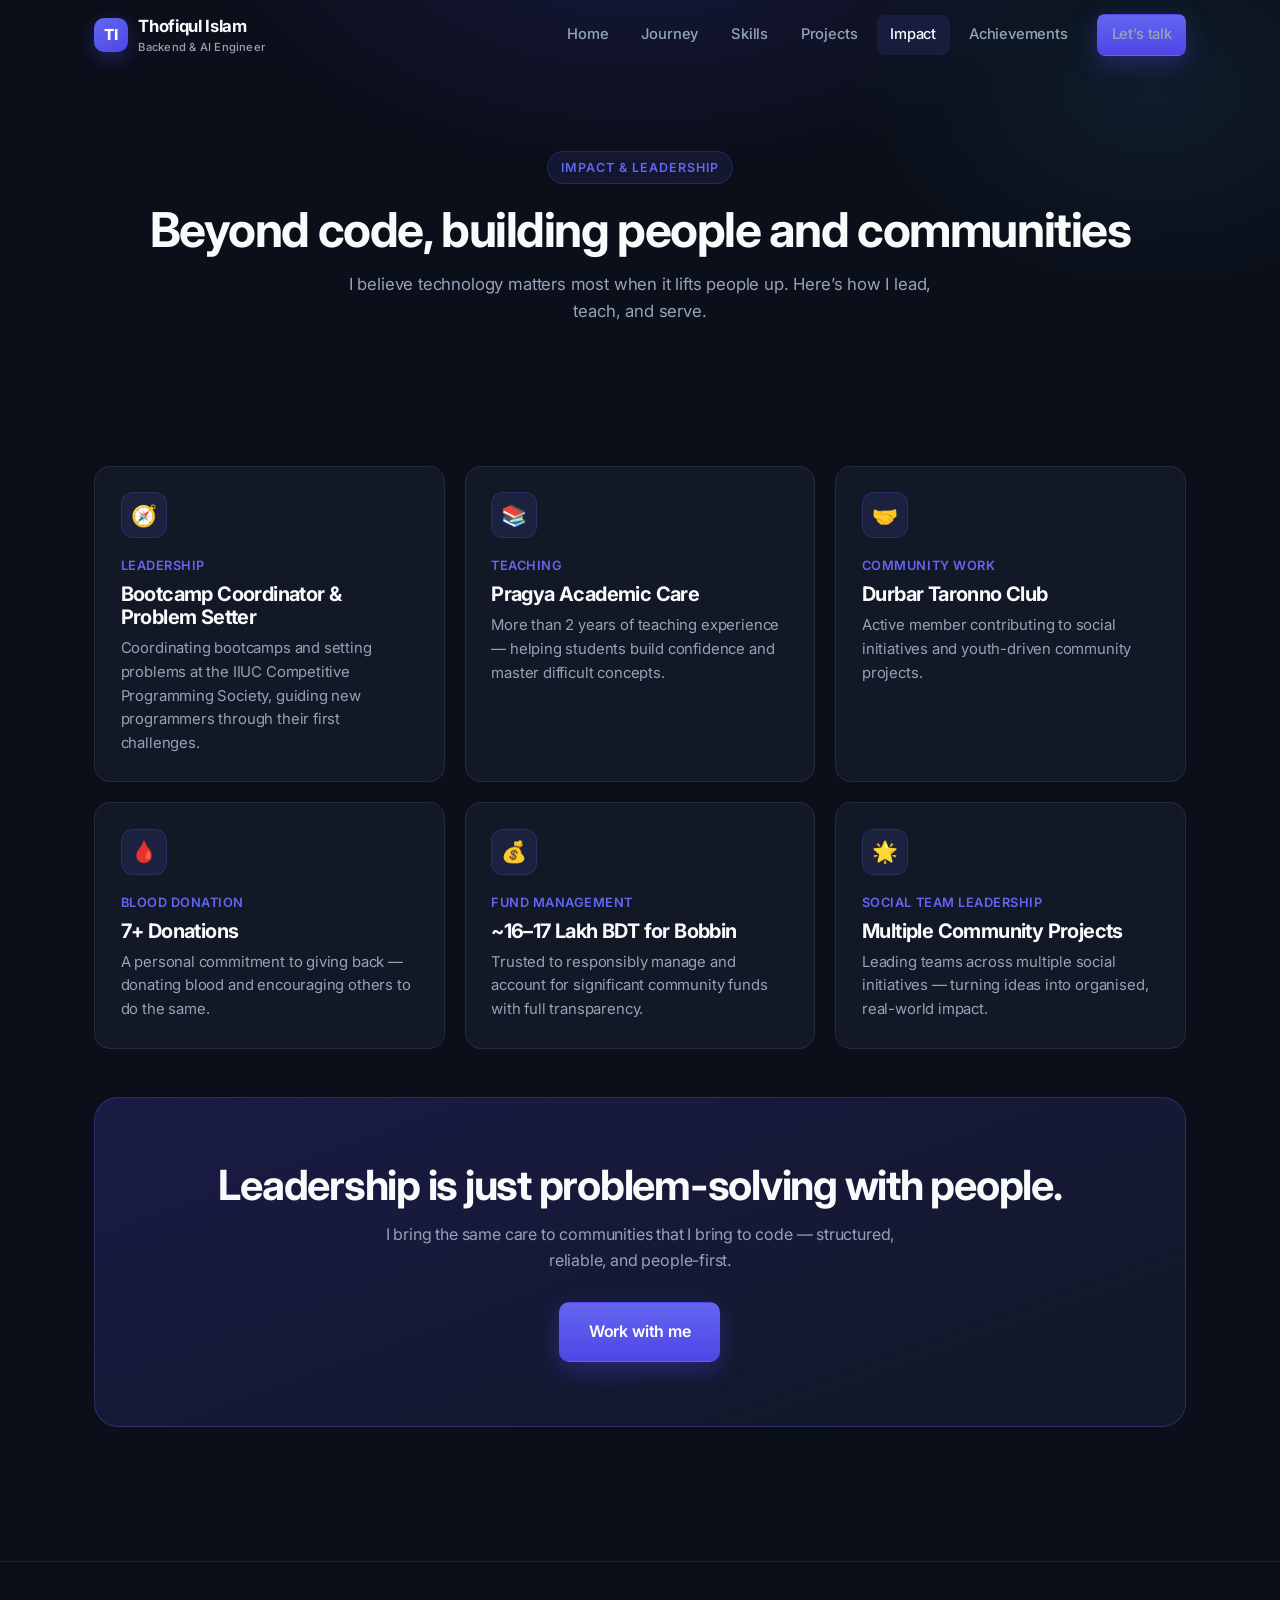
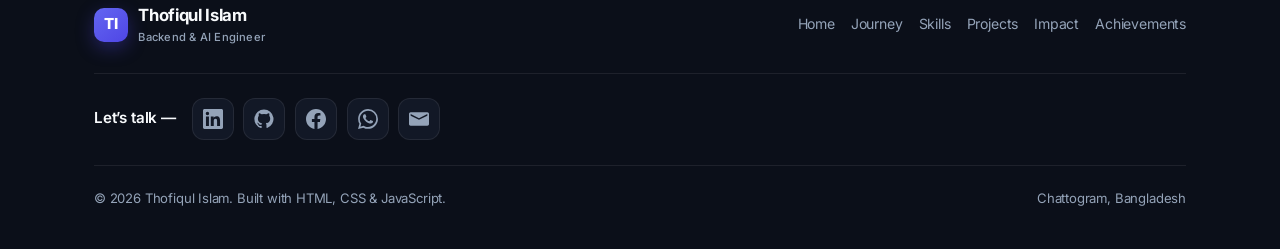
<file: impact.html>
<!DOCTYPE html>
<html lang="en">
<head>
	<meta charset="UTF-8" />
	<meta name="viewport" content="width=device-width, initial-scale=1.0" />
	<title>Impact — Thofiqul Islam</title>
	<meta name="description" content="The impact of Thofiqul Islam — leadership, teaching, community work, blood donation, and fund management." />
	<meta name="author" content="Thofiqul Islam" />
	<meta name="theme-color" content="#0B0F19" />
	<meta property="og:title" content="Impact — Thofiqul Islam" />
	<meta property="og:description" content="Leadership, teaching, and community impact." />
	<link rel="icon" href="data:image/svg+xml,<svg xmlns='http://www.w3.org/2000/svg' viewBox='0 0 100 100'><rect width='100' height='100' rx='22' fill='%234F46E5'/><text x='50' y='68' font-size='54' font-family='Arial' font-weight='bold' fill='white' text-anchor='middle'>TI</text></svg>" />
	<link rel="preconnect" href="https://fonts.googleapis.com" />
	<link rel="preconnect" href="https://fonts.gstatic.com" crossorigin />
	<link href="https://fonts.googleapis.com/css2?family=Inter:wght@400;500;600;700;800&family=JetBrains+Mono:wght@500;600&display=swap" rel="stylesheet" />
	<link rel="stylesheet" href="assets/css/style.css" />
</head>
<body>
	<a class="skip-link" href="#main">Skip to content</a>

	<header class="site-header">
		<nav class="nav container" aria-label="Primary navigation">
			<a class="brand" href="index.html" aria-label="Thofiqul Islam — home">
				<span class="brand-mark">TI</span>
				<span>Thofiqul Islam<small>Backend & AI Engineer</small></span>
			</a>
			<button class="nav-toggle" aria-label="Toggle navigation menu" aria-controls="nav-links" aria-expanded="false">
				<span></span><span></span><span></span>
			</button>
			<div class="nav-links" id="nav-links">
				<a href="index.html">Home</a>
				<a href="journey.html">Journey</a>
				<a href="skills.html">Skills</a>
				<a href="projects.html">Projects</a>
				<a href="impact.html">Impact</a>
				<a href="achievements.html">Achievements</a>
				<!-- <a href="blog.html">Blog</a> -->
				<span class="nav-cta"><a class="btn btn-primary" href="#contact">Let’s talk</a></span>
			</div>
		</nav>
	</header>

	<main id="main">
		<section class="page-hero container">
			<span class="eyebrow reveal">Impact & Leadership</span>
			<h1 class="reveal" data-delay="1">Beyond code, building people and communities</h1>
			<p class="reveal" data-delay="2">I believe technology matters most when it lifts people up. Here’s how I lead, teach, and serve.</p>
		</section>

		<section class="section container">
			<div class="grid grid-3">
				<div class="impact-card reveal">
					<div class="card-icon">🧭</div>
					<p class="role">Leadership</p>
					<h3>Bootcamp Coordinator & Problem Setter</h3>
					<p>Coordinating bootcamps and setting problems at the IIUC Competitive Programming Society, guiding new programmers through their first challenges.</p>
				</div>
				<div class="impact-card reveal" data-delay="1">
					<div class="card-icon">📚</div>
					<p class="role">Teaching</p>
					<h3>Pragya Academic Care</h3>
					<p>More than 2 years of teaching experience — helping students build confidence and master difficult concepts.</p>
				</div>
				<div class="impact-card reveal" data-delay="2">
					<div class="card-icon">🤝</div>
					<p class="role">Community Work</p>
					<h3>Durbar Taronno Club</h3>
					<p>Active member contributing to social initiatives and youth-driven community projects.</p>
				</div>
				<div class="impact-card reveal">
					<div class="card-icon">🩸</div>
					<p class="role">Blood Donation</p>
					<h3>7+ Donations</h3>
					<p>A personal commitment to giving back — donating blood and encouraging others to do the same.</p>
				</div>
				<div class="impact-card reveal" data-delay="1">
					<div class="card-icon">💰</div>
					<p class="role">Fund Management</p>
					<h3>~16–17 Lakh BDT for Bobbin</h3>
					<p>Trusted to responsibly manage and account for significant community funds with full transparency.</p>
				</div>
				<div class="impact-card reveal" data-delay="2">
					<div class="card-icon">🌟</div>
					<p class="role">Social Team Leadership</p>
					<h3>Multiple Community Projects</h3>
					<p>Leading teams across multiple social initiatives — turning ideas into organised, real-world impact.</p>
				</div>
			</div>

			<div class="cta reveal" style="margin-top:3rem">
				<h2>Leadership is just problem-solving with people.</h2>
				<p>I bring the same care to communities that I bring to code — structured, reliable, and people-first.</p>
				<div class="btn-row"><a class="btn btn-primary btn-lg" href="#contact">Work with me</a></div>
			</div>
		</section>
	</main>

	<footer class="site-footer" id="contact">
		<div class="container">
			<div class="footer-grid">
				<a class="brand" href="index.html">
					<span class="brand-mark">TI</span>
					<span>Thofiqul Islam<small>Backend & AI Engineer</small></span>
				</a>
				<nav class="footer-nav" aria-label="Footer navigation">
					<a href="index.html">Home</a>
					<a href="journey.html">Journey</a>
					<a href="skills.html">Skills</a>
					<a href="projects.html">Projects</a>
					<a href="impact.html">Impact</a>
					<a href="achievements.html">Achievements</a>
					<!-- <a href="blog.html">Blog</a> -->
				</nav>
			</div>
			<div class="footer-connect">
				<span class="footer-connect-label">Let’s talk —</span>
				<div class="social-row">
					<a class="social-link" href="https://www.linkedin.com/in/thofiqul-islam" target="_blank" rel="noopener" aria-label="LinkedIn" title="LinkedIn"><svg viewBox="0 0 24 24" aria-hidden="true"><path d="M20.45 20.45h-3.56v-5.57c0-1.33-.02-3.04-1.85-3.04-1.85 0-2.13 1.45-2.13 2.94v5.67H9.35V9h3.41v1.56h.05c.48-.9 1.64-1.85 3.37-1.85 3.6 0 4.27 2.37 4.27 5.46v6.28zM5.34 7.43a2.06 2.06 0 1 1 0-4.13 2.06 2.06 0 0 1 0 4.13zM7.12 20.45H3.56V9h3.56v11.45zM22.22 0H1.77C.79 0 0 .77 0 1.73v20.54C0 23.23.79 24 1.77 24h20.45c.98 0 1.78-.77 1.78-1.73V1.73C24 .77 23.2 0 22.22 0z"/></svg></a>
					<a class="social-link" href="https://github.com/ThohidC223075?tab=repositories" target="_blank" rel="noopener" aria-label="GitHub" title="GitHub"><svg viewBox="0 0 24 24" aria-hidden="true"><path d="M12 .5A11.5 11.5 0 0 0 8.36 22.92c.58.1.79-.25.79-.56v-2c-3.2.7-3.88-1.54-3.88-1.54-.53-1.33-1.29-1.69-1.29-1.69-1.05-.72.08-.7.08-.7 1.16.08 1.77 1.19 1.77 1.19 1.03 1.77 2.7 1.26 3.36.96.1-.75.4-1.26.73-1.55-2.55-.29-5.24-1.28-5.24-5.7 0-1.26.45-2.29 1.19-3.1-.12-.29-.52-1.46.11-3.05 0 0 .97-.31 3.18 1.18a11 11 0 0 1 5.8 0c2.2-1.49 3.17-1.18 3.17-1.18.63 1.59.24 2.76.12 3.05.74.81 1.18 1.84 1.18 3.1 0 4.43-2.69 5.4-5.25 5.69.41.35.78 1.05.78 2.12v3.14c0 .31.2.67.8.56A11.5 11.5 0 0 0 12 .5z"/></svg></a>
					<a class="social-link" href="https://www.facebook.com/share/1EP9Xm6pAC/" target="_blank" rel="noopener" aria-label="Facebook" title="Facebook"><svg viewBox="0 0 24 24" aria-hidden="true"><path d="M24 12.07C24 5.4 18.63 0 12 0S0 5.4 0 12.07c0 6.02 4.39 11.01 10.13 11.93v-8.44H7.08v-3.49h3.05V9.41c0-3.02 1.79-4.69 4.53-4.69 1.31 0 2.69.24 2.69.24v2.97h-1.51c-1.49 0-1.96.93-1.96 1.89v2.25h3.33l-.53 3.49h-2.8V24C19.61 23.08 24 18.09 24 12.07z"/></svg></a>
					<a class="social-link" href="https://wa.me/8801521537809" target="_blank" rel="noopener" aria-label="WhatsApp" title="WhatsApp: 01521537809"><svg viewBox="0 0 24 24" aria-hidden="true"><path d="M.06 24l1.69-6.16a11.87 11.87 0 0 1-1.59-5.95C.16 5.34 5.5 0 12.06 0a11.82 11.82 0 0 1 8.41 3.49 11.82 11.82 0 0 1 3.48 8.42c0 6.56-5.34 11.9-11.9 11.9a11.9 11.9 0 0 1-5.69-1.45L.06 24zM6.6 20.13c1.68 1 3.28 1.59 5.4 1.59 5.45 0 9.89-4.43 9.89-9.88a9.83 9.83 0 0 0-2.9-7A9.82 9.82 0 0 0 12.06 2c-5.46 0-9.9 4.43-9.9 9.88 0 2.23.65 3.9 1.74 5.64l-1 3.66 3.7-1.05zm11.39-5.55c-.07-.12-.27-.2-.57-.35-.3-.15-1.76-.87-2.03-.97-.27-.1-.47-.15-.67.15-.2.3-.77.97-.94 1.17-.17.2-.35.22-.65.07-.3-.15-1.26-.46-2.4-1.48-.89-.79-1.49-1.77-1.66-2.07-.17-.3-.02-.46.13-.61.13-.13.3-.35.45-.52.15-.17.2-.3.3-.5.1-.2.05-.37-.02-.52-.07-.15-.67-1.62-.92-2.22-.24-.58-.49-.5-.67-.51-.17-.01-.37-.01-.57-.01-.2 0-.52.07-.8.37-.27.3-1.04 1.02-1.04 2.49 0 1.47 1.07 2.89 1.22 3.09.15.2 2.1 3.2 5.08 4.49.71.31 1.26.49 1.69.62.71.23 1.36.2 1.87.12.57-.09 1.76-.72 2.01-1.42.25-.7.25-1.29.17-1.42z"/></svg></a>
					<a class="social-link" href="mailto:mdthohidulislam378@gmail.com" aria-label="Email" title="mdthohidulislam378@gmail.com"><svg viewBox="0 0 24 24" aria-hidden="true"><path d="M22 4H2C.9 4 0 4.9 0 6v12c0 1.1.9 2 2 2h20c1.1 0 2-.9 2-2V6c0-1.1-.9-2-2-2zm0 4-10 5L2 8V6l10 5 10-5v2z"/></svg></a>
				</div>
			</div>
			<div class="footer-bottom">
				<span>© <span id="year">2025</span> Thofiqul Islam. Built with HTML, CSS & JavaScript.</span>
				<span>Chattogram, Bangladesh</span>
			</div>
		</div>
	</footer>

	<script src="assets/js/main.js" defer></script>
</body>
</html>
</file>
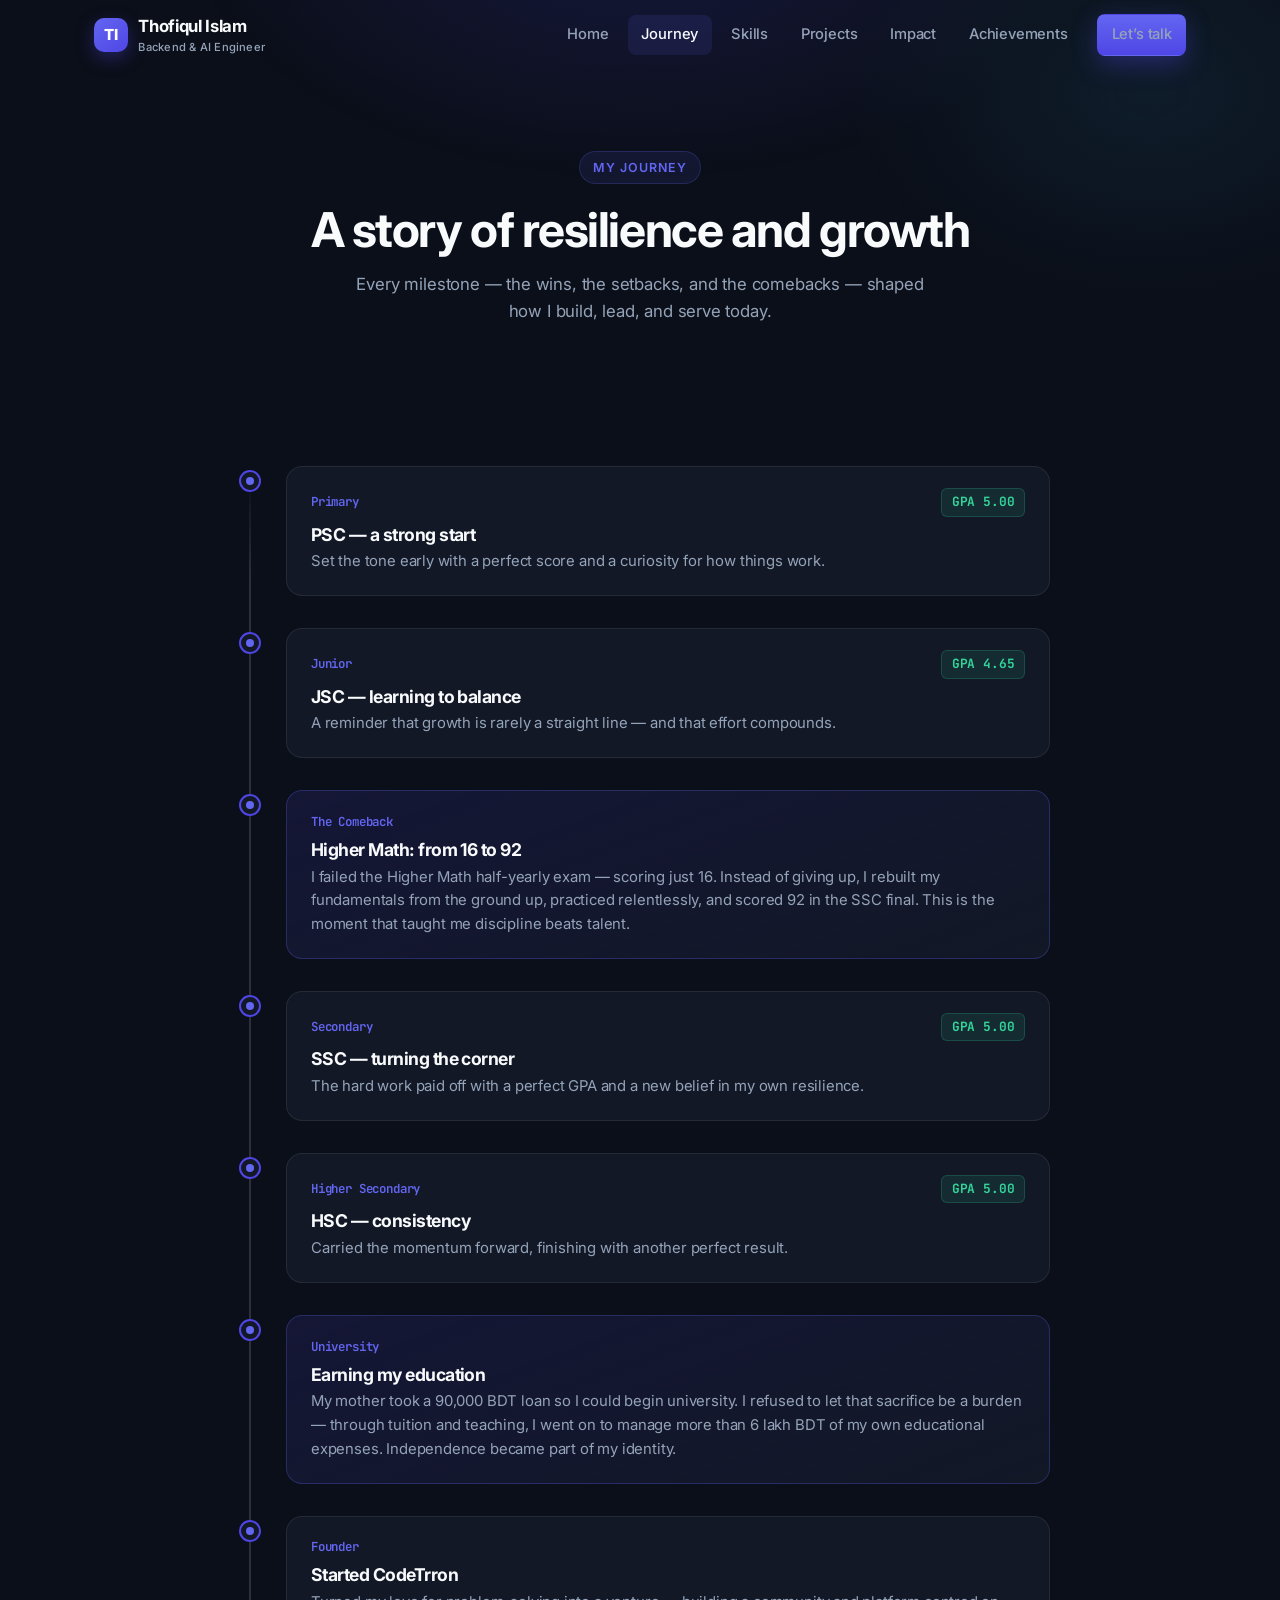
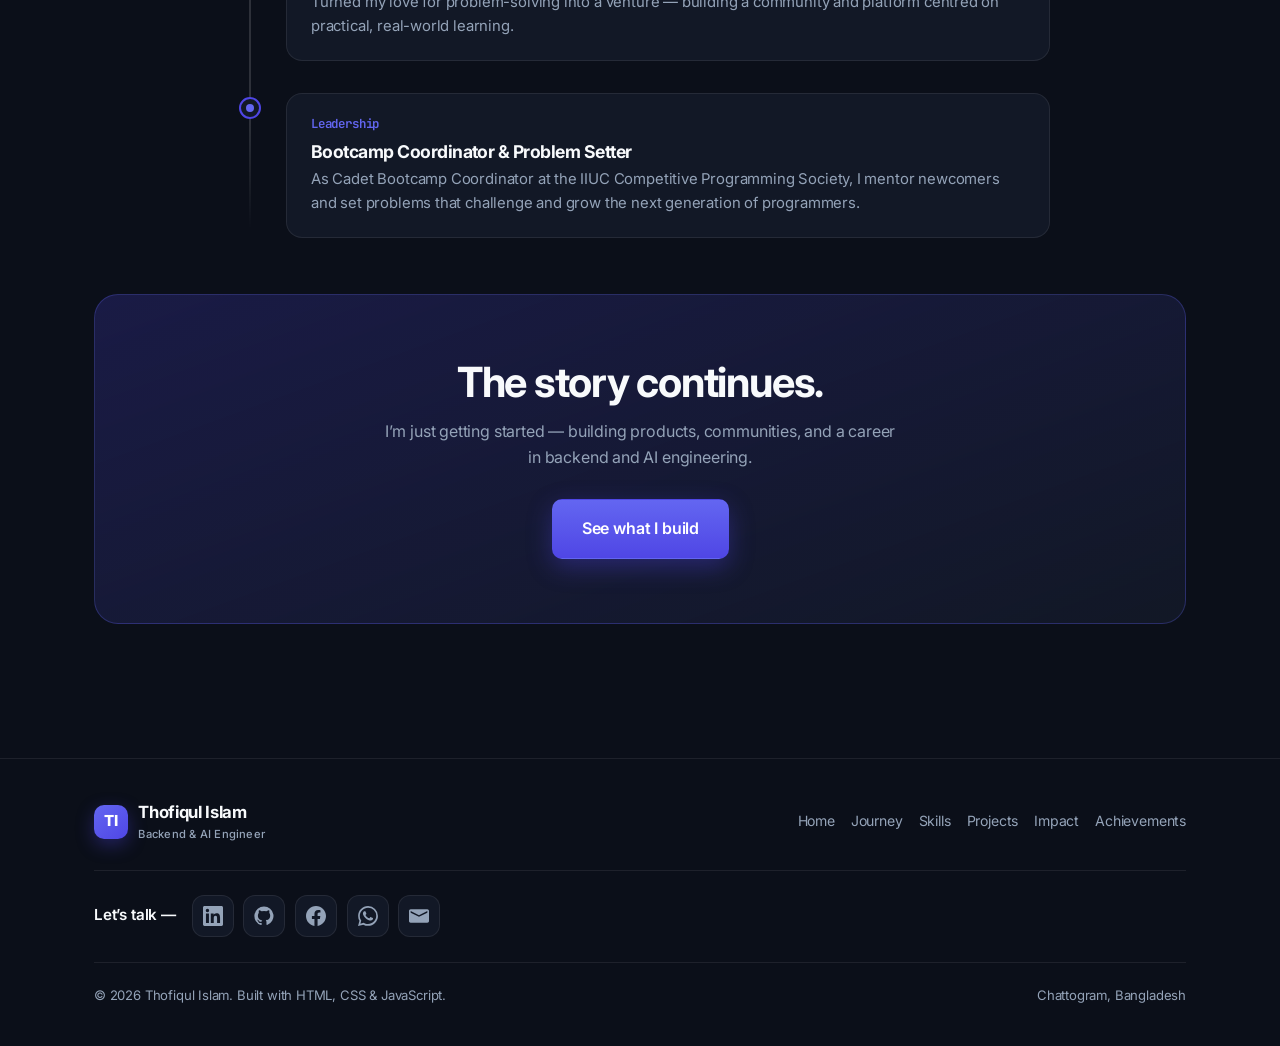
<file: journey.html>
<!DOCTYPE html>
<html lang="en">
<head>
	<meta charset="UTF-8" />
	<meta name="viewport" content="width=device-width, initial-scale=1.0" />
	<title>Journey — Thofiqul Islam</title>
	<meta name="description" content="The journey of Thofiqul Islam — from academic milestones and a hard-won comeback to founding CodeTrron and leading competitive programming bootcamps." />
	<meta name="author" content="Thofiqul Islam" />
	<meta name="theme-color" content="#0B0F19" />
	<meta property="og:title" content="Journey — Thofiqul Islam" />
	<meta property="og:description" content="A story of resilience, growth, and leadership." />
	<link rel="icon" href="data:image/svg+xml,<svg xmlns='http://www.w3.org/2000/svg' viewBox='0 0 100 100'><rect width='100' height='100' rx='22' fill='%234F46E5'/><text x='50' y='68' font-size='54' font-family='Arial' font-weight='bold' fill='white' text-anchor='middle'>TI</text></svg>" />
	<link rel="preconnect" href="https://fonts.googleapis.com" />
	<link rel="preconnect" href="https://fonts.gstatic.com" crossorigin />
	<link href="https://fonts.googleapis.com/css2?family=Inter:wght@400;500;600;700;800&family=JetBrains+Mono:wght@500;600&display=swap" rel="stylesheet" />
	<link rel="stylesheet" href="assets/css/style.css" />
</head>
<body>
	<a class="skip-link" href="#main">Skip to content</a>

	<header class="site-header">
		<nav class="nav container" aria-label="Primary navigation">
			<a class="brand" href="index.html" aria-label="Thofiqul Islam — home">
				<span class="brand-mark">TI</span>
				<span>Thofiqul Islam<small>Backend & AI Engineer</small></span>
			</a>
			<button class="nav-toggle" aria-label="Toggle navigation menu" aria-controls="nav-links" aria-expanded="false">
				<span></span><span></span><span></span>
			</button>
			<div class="nav-links" id="nav-links">
				<a href="index.html">Home</a>
				<a href="journey.html">Journey</a>
				<a href="skills.html">Skills</a>
				<a href="projects.html">Projects</a>
				<a href="impact.html">Impact</a>
				<a href="achievements.html">Achievements</a>
				<!-- <a href="blog.html">Blog</a> -->
				<span class="nav-cta"><a class="btn btn-primary" href="#contact">Let’s talk</a></span>
			</div>
		</nav>
	</header>

	<main id="main">
		<section class="page-hero container">
			<span class="eyebrow reveal">My Journey</span>
			<h1 class="reveal" data-delay="1">A story of resilience and growth</h1>
			<p class="reveal" data-delay="2">Every milestone — the wins, the setbacks, and the comebacks — shaped how I build, lead, and serve today.</p>
		</section>

		<section class="section container">
			<div class="timeline">
				<!-- Academic foundation -->
				<div class="tl-item reveal">
					<span class="tl-dot"></span>
					<div class="tl-card">
						<div class="tl-meta"><span class="tl-year">Primary</span><span class="gpa-badge">GPA 5.00</span></div>
						<h3>PSC — a strong start</h3>
						<p>Set the tone early with a perfect score and a curiosity for how things work.</p>
					</div>
				</div>
				<div class="tl-item reveal">
					<span class="tl-dot"></span>
					<div class="tl-card">
						<div class="tl-meta"><span class="tl-year">Junior</span><span class="gpa-badge">GPA 4.65</span></div>
						<h3>JSC — learning to balance</h3>
						<p>A reminder that growth is rarely a straight line — and that effort compounds.</p>
					</div>
				</div>

				<!-- Comeback story -->
				<div class="tl-item reveal">
					<span class="tl-dot"></span>
					<div class="tl-card feature">
						<div class="tl-meta"><span class="tl-year">The Comeback</span></div>
						<h3>Higher Math: from 16 to 92</h3>
						<p>I failed the Higher Math half-yearly exam — scoring just 16. Instead of giving up, I rebuilt my fundamentals from the ground up, practiced relentlessly, and scored 92 in the SSC final. This is the moment that taught me discipline beats talent.</p>
					</div>
				</div>

				<div class="tl-item reveal">
					<span class="tl-dot"></span>
					<div class="tl-card">
						<div class="tl-meta"><span class="tl-year">Secondary</span><span class="gpa-badge">GPA 5.00</span></div>
						<h3>SSC — turning the corner</h3>
						<p>The hard work paid off with a perfect GPA and a new belief in my own resilience.</p>
					</div>
				</div>
				<div class="tl-item reveal">
					<span class="tl-dot"></span>
					<div class="tl-card">
						<div class="tl-meta"><span class="tl-year">Higher Secondary</span><span class="gpa-badge">GPA 5.00</span></div>
						<h3>HSC — consistency</h3>
						<p>Carried the momentum forward, finishing with another perfect result.</p>
					</div>
				</div>

				<!-- University story -->
				<div class="tl-item reveal">
					<span class="tl-dot"></span>
					<div class="tl-card feature">
						<div class="tl-meta"><span class="tl-year">University</span></div>
						<h3>Earning my education</h3>
						<p>My mother took a 90,000 BDT loan so I could begin university. I refused to let that sacrifice be a burden — through tuition and teaching, I went on to manage more than 6 lakh BDT of my own educational expenses. Independence became part of my identity.</p>
					</div>
				</div>

				<!-- Founder journey -->
				<div class="tl-item reveal">
					<span class="tl-dot"></span>
					<div class="tl-card">
						<div class="tl-meta"><span class="tl-year">Founder</span></div>
						<h3>Started CodeTrron</h3>
						<p>Turned my love for problem-solving into a venture — building a community and platform centred on practical, real-world learning.</p>
					</div>
				</div>

				<!-- Leadership journey -->
				<div class="tl-item reveal">
					<span class="tl-dot"></span>
					<div class="tl-card">
						<div class="tl-meta"><span class="tl-year">Leadership</span></div>
						<h3>Bootcamp Coordinator & Problem Setter</h3>
						<p>As Cadet Bootcamp Coordinator at the IIUC Competitive Programming Society, I mentor newcomers and set problems that challenge and grow the next generation of programmers.</p>
					</div>
				</div>
			</div>

			<div class="cta reveal" style="margin-top:3.5rem">
				<h2>The story continues.</h2>
				<p>I’m just getting started — building products, communities, and a career in backend and AI engineering.</p>
				<div class="btn-row"><a class="btn btn-primary btn-lg" href="projects.html">See what I build</a></div>
			</div>
		</section>
	</main>

	<footer class="site-footer" id="contact">
		<div class="container">
			<div class="footer-grid">
				<a class="brand" href="index.html">
					<span class="brand-mark">TI</span>
					<span>Thofiqul Islam<small>Backend & AI Engineer</small></span>
				</a>
				<nav class="footer-nav" aria-label="Footer navigation">
					<a href="index.html">Home</a>
					<a href="journey.html">Journey</a>
					<a href="skills.html">Skills</a>
					<a href="projects.html">Projects</a>
					<a href="impact.html">Impact</a>
					<a href="achievements.html">Achievements</a>
					<!-- <a href="blog.html">Blog</a> -->
				</nav>
			</div>
			<div class="footer-connect">
				<span class="footer-connect-label">Let’s talk —</span>
				<div class="social-row">
					<a class="social-link" href="https://www.linkedin.com/in/thofiqul-islam" target="_blank" rel="noopener" aria-label="LinkedIn" title="LinkedIn"><svg viewBox="0 0 24 24" aria-hidden="true"><path d="M20.45 20.45h-3.56v-5.57c0-1.33-.02-3.04-1.85-3.04-1.85 0-2.13 1.45-2.13 2.94v5.67H9.35V9h3.41v1.56h.05c.48-.9 1.64-1.85 3.37-1.85 3.6 0 4.27 2.37 4.27 5.46v6.28zM5.34 7.43a2.06 2.06 0 1 1 0-4.13 2.06 2.06 0 0 1 0 4.13zM7.12 20.45H3.56V9h3.56v11.45zM22.22 0H1.77C.79 0 0 .77 0 1.73v20.54C0 23.23.79 24 1.77 24h20.45c.98 0 1.78-.77 1.78-1.73V1.73C24 .77 23.2 0 22.22 0z"/></svg></a>
					<a class="social-link" href="https://github.com/ThohidC223075?tab=repositories" target="_blank" rel="noopener" aria-label="GitHub" title="GitHub"><svg viewBox="0 0 24 24" aria-hidden="true"><path d="M12 .5A11.5 11.5 0 0 0 8.36 22.92c.58.1.79-.25.79-.56v-2c-3.2.7-3.88-1.54-3.88-1.54-.53-1.33-1.29-1.69-1.29-1.69-1.05-.72.08-.7.08-.7 1.16.08 1.77 1.19 1.77 1.19 1.03 1.77 2.7 1.26 3.36.96.1-.75.4-1.26.73-1.55-2.55-.29-5.24-1.28-5.24-5.7 0-1.26.45-2.29 1.19-3.1-.12-.29-.52-1.46.11-3.05 0 0 .97-.31 3.18 1.18a11 11 0 0 1 5.8 0c2.2-1.49 3.17-1.18 3.17-1.18.63 1.59.24 2.76.12 3.05.74.81 1.18 1.84 1.18 3.1 0 4.43-2.69 5.4-5.25 5.69.41.35.78 1.05.78 2.12v3.14c0 .31.2.67.8.56A11.5 11.5 0 0 0 12 .5z"/></svg></a>
					<a class="social-link" href="https://www.facebook.com/share/1EP9Xm6pAC/" target="_blank" rel="noopener" aria-label="Facebook" title="Facebook"><svg viewBox="0 0 24 24" aria-hidden="true"><path d="M24 12.07C24 5.4 18.63 0 12 0S0 5.4 0 12.07c0 6.02 4.39 11.01 10.13 11.93v-8.44H7.08v-3.49h3.05V9.41c0-3.02 1.79-4.69 4.53-4.69 1.31 0 2.69.24 2.69.24v2.97h-1.51c-1.49 0-1.96.93-1.96 1.89v2.25h3.33l-.53 3.49h-2.8V24C19.61 23.08 24 18.09 24 12.07z"/></svg></a>
					<a class="social-link" href="https://wa.me/8801521537809" target="_blank" rel="noopener" aria-label="WhatsApp" title="WhatsApp: 01521537809"><svg viewBox="0 0 24 24" aria-hidden="true"><path d="M.06 24l1.69-6.16a11.87 11.87 0 0 1-1.59-5.95C.16 5.34 5.5 0 12.06 0a11.82 11.82 0 0 1 8.41 3.49 11.82 11.82 0 0 1 3.48 8.42c0 6.56-5.34 11.9-11.9 11.9a11.9 11.9 0 0 1-5.69-1.45L.06 24zM6.6 20.13c1.68 1 3.28 1.59 5.4 1.59 5.45 0 9.89-4.43 9.89-9.88a9.83 9.83 0 0 0-2.9-7A9.82 9.82 0 0 0 12.06 2c-5.46 0-9.9 4.43-9.9 9.88 0 2.23.65 3.9 1.74 5.64l-1 3.66 3.7-1.05zm11.39-5.55c-.07-.12-.27-.2-.57-.35-.3-.15-1.76-.87-2.03-.97-.27-.1-.47-.15-.67.15-.2.3-.77.97-.94 1.17-.17.2-.35.22-.65.07-.3-.15-1.26-.46-2.4-1.48-.89-.79-1.49-1.77-1.66-2.07-.17-.3-.02-.46.13-.61.13-.13.3-.35.45-.52.15-.17.2-.3.3-.5.1-.2.05-.37-.02-.52-.07-.15-.67-1.62-.92-2.22-.24-.58-.49-.5-.67-.51-.17-.01-.37-.01-.57-.01-.2 0-.52.07-.8.37-.27.3-1.04 1.02-1.04 2.49 0 1.47 1.07 2.89 1.22 3.09.15.2 2.1 3.2 5.08 4.49.71.31 1.26.49 1.69.62.71.23 1.36.2 1.87.12.57-.09 1.76-.72 2.01-1.42.25-.7.25-1.29.17-1.42z"/></svg></a>
					<a class="social-link" href="mailto:mdthohidulislam378@gmail.com" aria-label="Email" title="mdthohidulislam378@gmail.com"><svg viewBox="0 0 24 24" aria-hidden="true"><path d="M22 4H2C.9 4 0 4.9 0 6v12c0 1.1.9 2 2 2h20c1.1 0 2-.9 2-2V6c0-1.1-.9-2-2-2zm0 4-10 5L2 8V6l10 5 10-5v2z"/></svg></a>
				</div>
			</div>
			<div class="footer-bottom">
				<span>© <span id="year">2025</span> Thofiqul Islam. Built with HTML, CSS & JavaScript.</span>
				<span>Chattogram, Bangladesh</span>
			</div>
		</div>
	</footer>

	<script src="assets/js/main.js" defer></script>
</body>
</html>
</file>
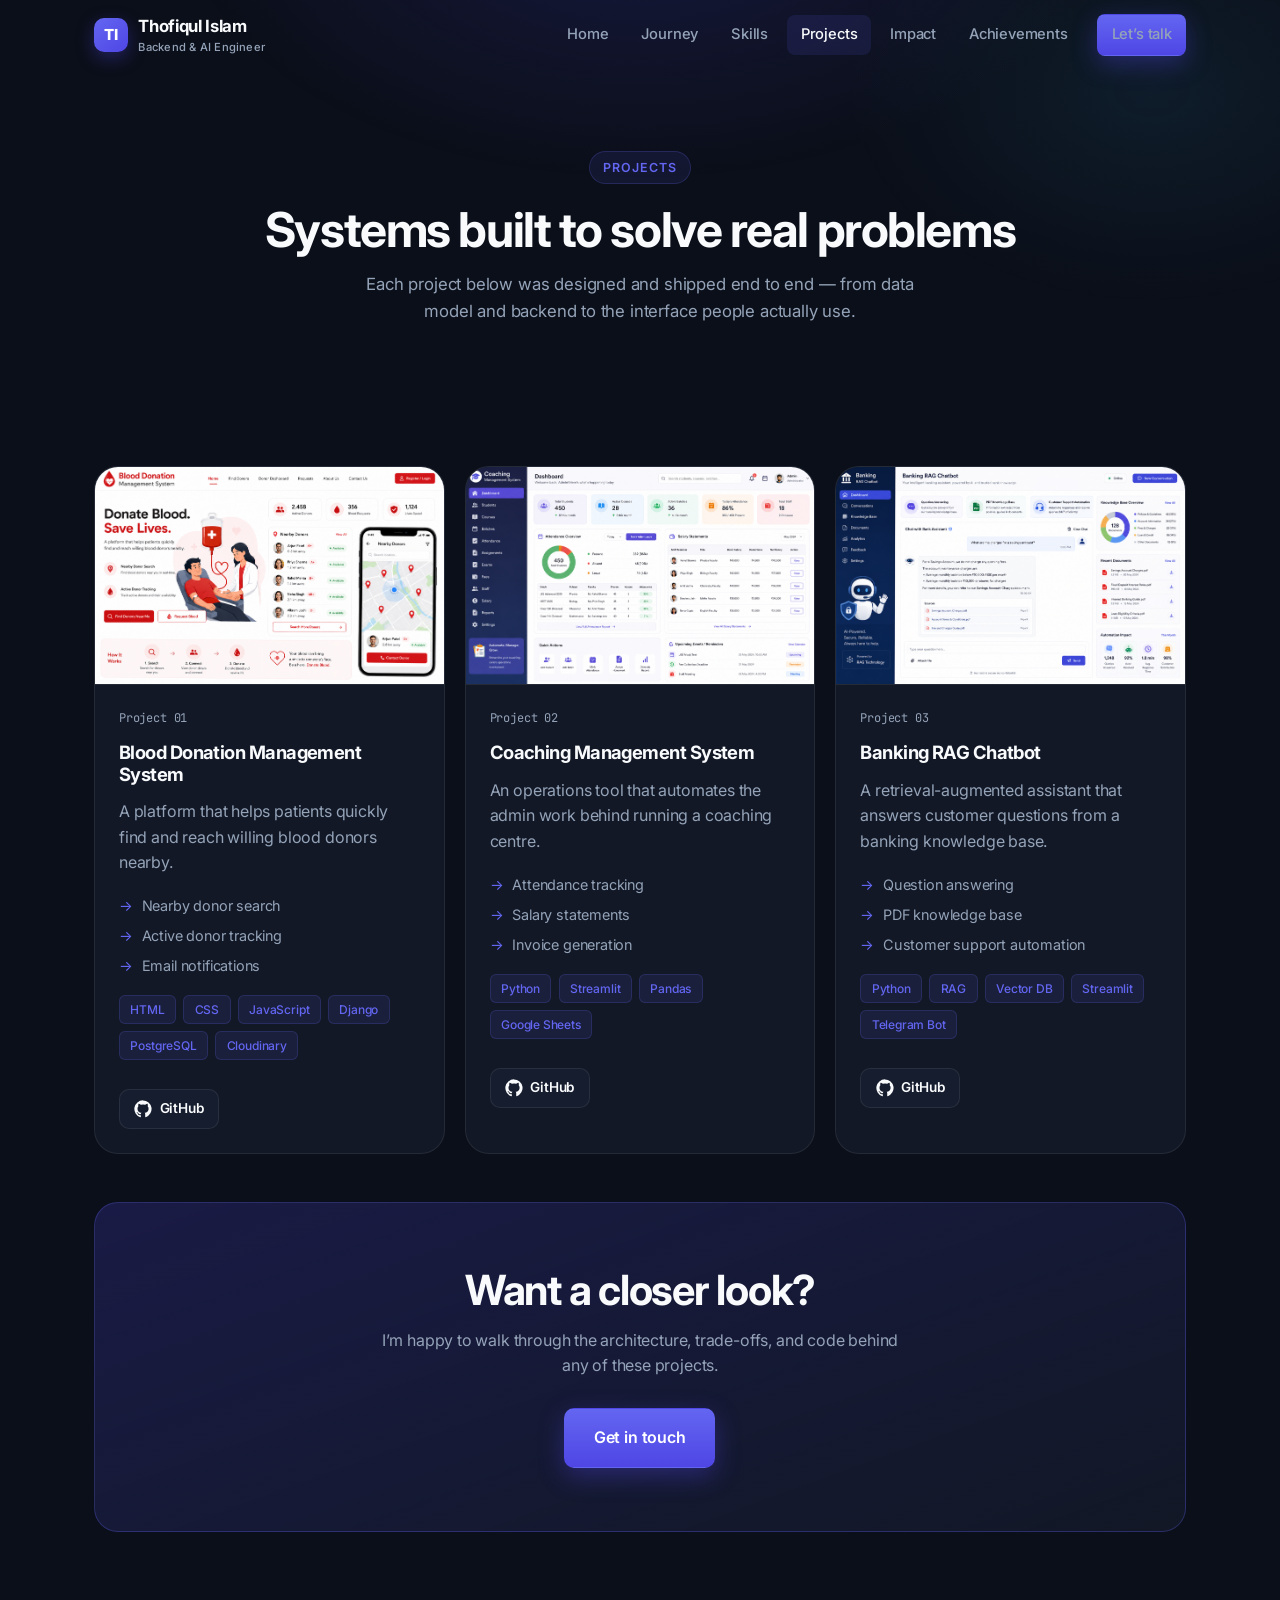
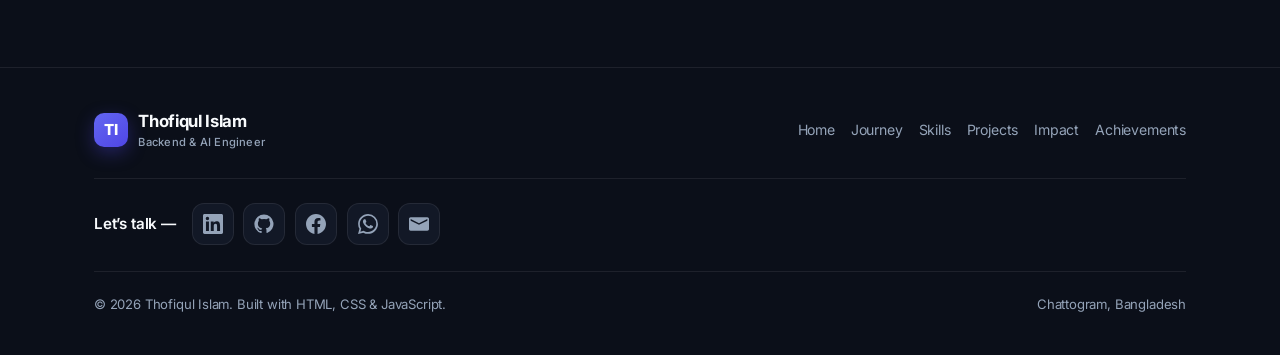
<file: projects.html>
<!DOCTYPE html>
<html lang="en">
<head>
	<meta charset="UTF-8" />
	<meta name="viewport" content="width=device-width, initial-scale=1.0" />
	<title>Projects — Thofiqul Islam</title>
	<meta name="description" content="Projects by Thofiqul Islam — Blood Donation Management System, Coaching Management System, and a Banking RAG Chatbot." />
	<meta name="author" content="Thofiqul Islam" />
	<meta name="theme-color" content="#0B0F19" />
	<meta property="og:title" content="Projects — Thofiqul Islam" />
	<meta property="og:description" content="Backend and AI systems built end to end." />
	<link rel="icon" href="data:image/svg+xml,<svg xmlns='http://www.w3.org/2000/svg' viewBox='0 0 100 100'><rect width='100' height='100' rx='22' fill='%234F46E5'/><text x='50' y='68' font-size='54' font-family='Arial' font-weight='bold' fill='white' text-anchor='middle'>TI</text></svg>" />
	<link rel="preconnect" href="https://fonts.googleapis.com" />
	<link rel="preconnect" href="https://fonts.gstatic.com" crossorigin />
	<link href="https://fonts.googleapis.com/css2?family=Inter:wght@400;500;600;700;800&family=JetBrains+Mono:wght@500;600&display=swap" rel="stylesheet" />
	<link rel="stylesheet" href="assets/css/style.css" />
</head>
<body>
	<a class="skip-link" href="#main">Skip to content</a>

	<header class="site-header">
		<nav class="nav container" aria-label="Primary navigation">
			<a class="brand" href="index.html" aria-label="Thofiqul Islam — home">
				<span class="brand-mark">TI</span>
				<span>Thofiqul Islam<small>Backend & AI Engineer</small></span>
			</a>
			<button class="nav-toggle" aria-label="Toggle navigation menu" aria-controls="nav-links" aria-expanded="false">
				<span></span><span></span><span></span>
			</button>
			<div class="nav-links" id="nav-links">
				<a href="index.html">Home</a>
				<a href="journey.html">Journey</a>
				<a href="skills.html">Skills</a>
				<a href="projects.html">Projects</a>
				<a href="impact.html">Impact</a>
				<a href="achievements.html">Achievements</a>
				<!-- <a href="blog.html">Blog</a> -->
				<span class="nav-cta"><a class="btn btn-primary" href="#contact">Let’s talk</a></span>
			</div>
		</nav>
	</header>

	<main id="main">
		<section class="page-hero container">
			<span class="eyebrow reveal">Projects</span>
			<h1 class="reveal" data-delay="1">Systems built to solve real problems</h1>
			<p class="reveal" data-delay="2">Each project below was designed and shipped end to end — from data model and backend to the interface people actually use.</p>
		</section>

		<section class="section container">
			<div class="grid grid-3">
				<!-- Project 1 -->
				<article class="project-card reveal">
					<div class="project-cover">
						<!-- TODO: replace with your own screenshot (recommended 800×500, 16:10) -->
						<img src="assets/img/blood.png"" alt="Blood Donation Management System screenshot" width="800" height="500" loading="lazy" />
					</div>
					<div class="project-body">
						<span class="project-index">Project 01</span>
						<h3>Blood Donation Management System</h3>
						<p>A platform that helps patients quickly find and reach willing blood donors nearby.</p>
						<ul class="feature-list">
							<li>Nearby donor search</li>
							<li>Active donor tracking</li>
							<li>Email notifications</li>
						</ul>
						<div class="tag-row">
							<span class="tag">HTML</span><span class="tag">CSS</span><span class="tag">JavaScript</span>
							<span class="tag">Django</span><span class="tag">PostgreSQL</span><span class="tag">Cloudinary</span>
						</div>
						<div class="project-foot project-actions">
							<!-- TODO: replace # with your GitHub repository URL -->
							<a class="gh-link" href="https://github.com/ThohidC223075/blood-donation-system/tree/master" target="_blank" rel="noopener" aria-label="Blood Donation Management System on GitHub"><svg viewBox='0 0 24 24' aria-hidden='true'><path d='M12 .5A11.5 11.5 0 0 0 8.36 22.92c.58.1.79-.25.79-.56v-2c-3.2.7-3.88-1.54-3.88-1.54-.53-1.33-1.29-1.69-1.29-1.69-1.05-.72.08-.7.08-.7 1.16.08 1.77 1.19 1.77 1.19 1.03 1.77 2.7 1.26 3.36.96.1-.75.4-1.26.73-1.55-2.55-.29-5.24-1.28-5.24-5.7 0-1.26.45-2.29 1.19-3.1-.12-.29-.52-1.46.11-3.05 0 0 .97-.31 3.18 1.18a11 11 0 0 1 5.8 0c2.2-1.49 3.17-1.18 3.17-1.18.63 1.59.24 2.76.12 3.05.74.81 1.18 1.84 1.18 3.1 0 4.43-2.69 5.4-5.25 5.69.41.35.78 1.05.78 2.12v3.14c0 .31.2.67.8.56A11.5 11.5 0 0 0 12 .5z'/></svg> GitHub</a>
						</div>
					</div>
				</article>

				<!-- Project 2 -->
				<article class="project-card reveal" data-delay="1">
					<div class="project-cover">
						<!-- TODO: replace with your own screenshot (recommended 800×500, 16:10) -->
						<img src="assets/img/coaching.png" alt="Coaching Management System screenshot" width="800" height="500" loading="lazy" />
					</div>
					<div class="project-body">
						<span class="project-index">Project 02</span>
						<h3>Coaching Management System</h3>
						<p>An operations tool that automates the admin work behind running a coaching centre.</p>
						<ul class="feature-list">
							<li>Attendance tracking</li>
							<li>Salary statements</li>
							<li>Invoice generation</li>
						</ul>
						<div class="tag-row">
							<span class="tag">Python</span><span class="tag">Streamlit</span>
							<span class="tag">Pandas</span><span class="tag">Google Sheets</span>
						</div>
						<div class="project-foot project-actions">
							<!-- TODO: replace # with your GitHub repository URL -->
							<a class="gh-link" href="https://github.com/ThohidC223075/Coaching-Management-System-for-Pragya" target="_blank" rel="noopener" aria-label="Coaching Management System on GitHub"><svg viewBox='0 0 24 24' aria-hidden='true'><path d='M12 .5A11.5 11.5 0 0 0 8.36 22.92c.58.1.79-.25.79-.56v-2c-3.2.7-3.88-1.54-3.88-1.54-.53-1.33-1.29-1.69-1.29-1.69-1.05-.72.08-.7.08-.7 1.16.08 1.77 1.19 1.77 1.19 1.03 1.77 2.7 1.26 3.36.96.1-.75.4-1.26.73-1.55-2.55-.29-5.24-1.28-5.24-5.7 0-1.26.45-2.29 1.19-3.1-.12-.29-.52-1.46.11-3.05 0 0 .97-.31 3.18 1.18a11 11 0 0 1 5.8 0c2.2-1.49 3.17-1.18 3.17-1.18.63 1.59.24 2.76.12 3.05.74.81 1.18 1.84 1.18 3.1 0 4.43-2.69 5.4-5.25 5.69.41.35.78 1.05.78 2.12v3.14c0 .31.2.67.8.56A11.5 11.5 0 0 0 12 .5z'/></svg> GitHub</a>
						</div>
					</div>
				</article>

				<!-- Project 3 -->
				<article class="project-card reveal" data-delay="2">
					<div class="project-cover">
						<!-- TODO: replace with your own screenshot (recommended 800×500, 16:10) -->
						<img src="assets/img/banking.png" alt="Banking RAG Chatbot screenshot" width="800" height="500" loading="lazy" />
					</div>
					<div class="project-body">
						<span class="project-index">Project 03</span>
						<h3>Banking RAG Chatbot</h3>
						<p>A retrieval-augmented assistant that answers customer questions from a banking knowledge base.</p>
						<ul class="feature-list">
							<li>Question answering</li>
							<li>PDF knowledge base</li>
							<li>Customer support automation</li>
						</ul>
						<div class="tag-row">
							<span class="tag">Python</span><span class="tag">RAG</span><span class="tag">Vector DB</span>
							<span class="tag">Streamlit</span><span class="tag">Telegram Bot</span>
						</div>
						<div class="project-foot project-actions">
							<!-- TODO: replace # with your GitHub repository URL -->
							<a class="gh-link" href="https://github.com/ThohidC223075/Banking_Chatbot" target="_blank" rel="noopener" aria-label="Banking RAG Chatbot on GitHub"><svg viewBox='0 0 24 24' aria-hidden='true'><path d='M12 .5A11.5 11.5 0 0 0 8.36 22.92c.58.1.79-.25.79-.56v-2c-3.2.7-3.88-1.54-3.88-1.54-.53-1.33-1.29-1.69-1.29-1.69-1.05-.72.08-.7.08-.7 1.16.08 1.77 1.19 1.77 1.19 1.03 1.77 2.7 1.26 3.36.96.1-.75.4-1.26.73-1.55-2.55-.29-5.24-1.28-5.24-5.7 0-1.26.45-2.29 1.19-3.1-.12-.29-.52-1.46.11-3.05 0 0 .97-.31 3.18 1.18a11 11 0 0 1 5.8 0c2.2-1.49 3.17-1.18 3.17-1.18.63 1.59.24 2.76.12 3.05.74.81 1.18 1.84 1.18 3.1 0 4.43-2.69 5.4-5.25 5.69.41.35.78 1.05.78 2.12v3.14c0 .31.2.67.8.56A11.5 11.5 0 0 0 12 .5z'/></svg> GitHub</a>
						</div>
					</div>
				</article>
			</div>

			<div class="cta reveal" style="margin-top:3rem">
				<h2>Want a closer look?</h2>
				<p>I’m happy to walk through the architecture, trade-offs, and code behind any of these projects.</p>
				<div class="btn-row"><a class="btn btn-primary btn-lg" href="#contact">Get in touch</a></div>
			</div>
		</section>
	</main>

	<footer class="site-footer" id="contact">
		<div class="container">
			<div class="footer-grid">
				<a class="brand" href="index.html">
					<span class="brand-mark">TI</span>
					<span>Thofiqul Islam<small>Backend & AI Engineer</small></span>
				</a>
				<nav class="footer-nav" aria-label="Footer navigation">
					<a href="index.html">Home</a>
					<a href="journey.html">Journey</a>
					<a href="skills.html">Skills</a>
					<a href="projects.html">Projects</a>
					<a href="impact.html">Impact</a>
					<a href="achievements.html">Achievements</a>
					<!-- <a href="blog.html">Blog</a> -->
				</nav>
			</div>
			<div class="footer-connect">
				<span class="footer-connect-label">Let’s talk —</span>
				<div class="social-row">
					<a class="social-link" href="https://www.linkedin.com/in/thofiqul-islam" target="_blank" rel="noopener" aria-label="LinkedIn" title="LinkedIn"><svg viewBox="0 0 24 24" aria-hidden="true"><path d="M20.45 20.45h-3.56v-5.57c0-1.33-.02-3.04-1.85-3.04-1.85 0-2.13 1.45-2.13 2.94v5.67H9.35V9h3.41v1.56h.05c.48-.9 1.64-1.85 3.37-1.85 3.6 0 4.27 2.37 4.27 5.46v6.28zM5.34 7.43a2.06 2.06 0 1 1 0-4.13 2.06 2.06 0 0 1 0 4.13zM7.12 20.45H3.56V9h3.56v11.45zM22.22 0H1.77C.79 0 0 .77 0 1.73v20.54C0 23.23.79 24 1.77 24h20.45c.98 0 1.78-.77 1.78-1.73V1.73C24 .77 23.2 0 22.22 0z"/></svg></a>
					<a class="social-link" href="https://github.com/ThohidC223075?tab=repositories" target="_blank" rel="noopener" aria-label="GitHub" title="GitHub"><svg viewBox="0 0 24 24" aria-hidden="true"><path d="M12 .5A11.5 11.5 0 0 0 8.36 22.92c.58.1.79-.25.79-.56v-2c-3.2.7-3.88-1.54-3.88-1.54-.53-1.33-1.29-1.69-1.29-1.69-1.05-.72.08-.7.08-.7 1.16.08 1.77 1.19 1.77 1.19 1.03 1.77 2.7 1.26 3.36.96.1-.75.4-1.26.73-1.55-2.55-.29-5.24-1.28-5.24-5.7 0-1.26.45-2.29 1.19-3.1-.12-.29-.52-1.46.11-3.05 0 0 .97-.31 3.18 1.18a11 11 0 0 1 5.8 0c2.2-1.49 3.17-1.18 3.17-1.18.63 1.59.24 2.76.12 3.05.74.81 1.18 1.84 1.18 3.1 0 4.43-2.69 5.4-5.25 5.69.41.35.78 1.05.78 2.12v3.14c0 .31.2.67.8.56A11.5 11.5 0 0 0 12 .5z"/></svg></a>
					<a class="social-link" href="https://www.facebook.com/share/1EP9Xm6pAC/" target="_blank" rel="noopener" aria-label="Facebook" title="Facebook"><svg viewBox="0 0 24 24" aria-hidden="true"><path d="M24 12.07C24 5.4 18.63 0 12 0S0 5.4 0 12.07c0 6.02 4.39 11.01 10.13 11.93v-8.44H7.08v-3.49h3.05V9.41c0-3.02 1.79-4.69 4.53-4.69 1.31 0 2.69.24 2.69.24v2.97h-1.51c-1.49 0-1.96.93-1.96 1.89v2.25h3.33l-.53 3.49h-2.8V24C19.61 23.08 24 18.09 24 12.07z"/></svg></a>
					<a class="social-link" href="https://wa.me/8801521537809" target="_blank" rel="noopener" aria-label="WhatsApp" title="WhatsApp: 01521537809"><svg viewBox="0 0 24 24" aria-hidden="true"><path d="M.06 24l1.69-6.16a11.87 11.87 0 0 1-1.59-5.95C.16 5.34 5.5 0 12.06 0a11.82 11.82 0 0 1 8.41 3.49 11.82 11.82 0 0 1 3.48 8.42c0 6.56-5.34 11.9-11.9 11.9a11.9 11.9 0 0 1-5.69-1.45L.06 24zM6.6 20.13c1.68 1 3.28 1.59 5.4 1.59 5.45 0 9.89-4.43 9.89-9.88a9.83 9.83 0 0 0-2.9-7A9.82 9.82 0 0 0 12.06 2c-5.46 0-9.9 4.43-9.9 9.88 0 2.23.65 3.9 1.74 5.64l-1 3.66 3.7-1.05zm11.39-5.55c-.07-.12-.27-.2-.57-.35-.3-.15-1.76-.87-2.03-.97-.27-.1-.47-.15-.67.15-.2.3-.77.97-.94 1.17-.17.2-.35.22-.65.07-.3-.15-1.26-.46-2.4-1.48-.89-.79-1.49-1.77-1.66-2.07-.17-.3-.02-.46.13-.61.13-.13.3-.35.45-.52.15-.17.2-.3.3-.5.1-.2.05-.37-.02-.52-.07-.15-.67-1.62-.92-2.22-.24-.58-.49-.5-.67-.51-.17-.01-.37-.01-.57-.01-.2 0-.52.07-.8.37-.27.3-1.04 1.02-1.04 2.49 0 1.47 1.07 2.89 1.22 3.09.15.2 2.1 3.2 5.08 4.49.71.31 1.26.49 1.69.62.71.23 1.36.2 1.87.12.57-.09 1.76-.72 2.01-1.42.25-.7.25-1.29.17-1.42z"/></svg></a>
					<a class="social-link" href="mailto:mdthohidulislam378@gmail.com" aria-label="Email" title="mdthohidulislam378@gmail.com"><svg viewBox="0 0 24 24" aria-hidden="true"><path d="M22 4H2C.9 4 0 4.9 0 6v12c0 1.1.9 2 2 2h20c1.1 0 2-.9 2-2V6c0-1.1-.9-2-2-2zm0 4-10 5L2 8V6l10 5 10-5v2z"/></svg></a>
				</div>
			</div>
			<div class="footer-bottom">
				<span>© <span id="year">2025</span> Thofiqul Islam. Built with HTML, CSS & JavaScript.</span>
				<span>Chattogram, Bangladesh</span>
			</div>
		</div>
	</footer>

	<script src="assets/js/main.js" defer></script>
</body>
</html>
</file>
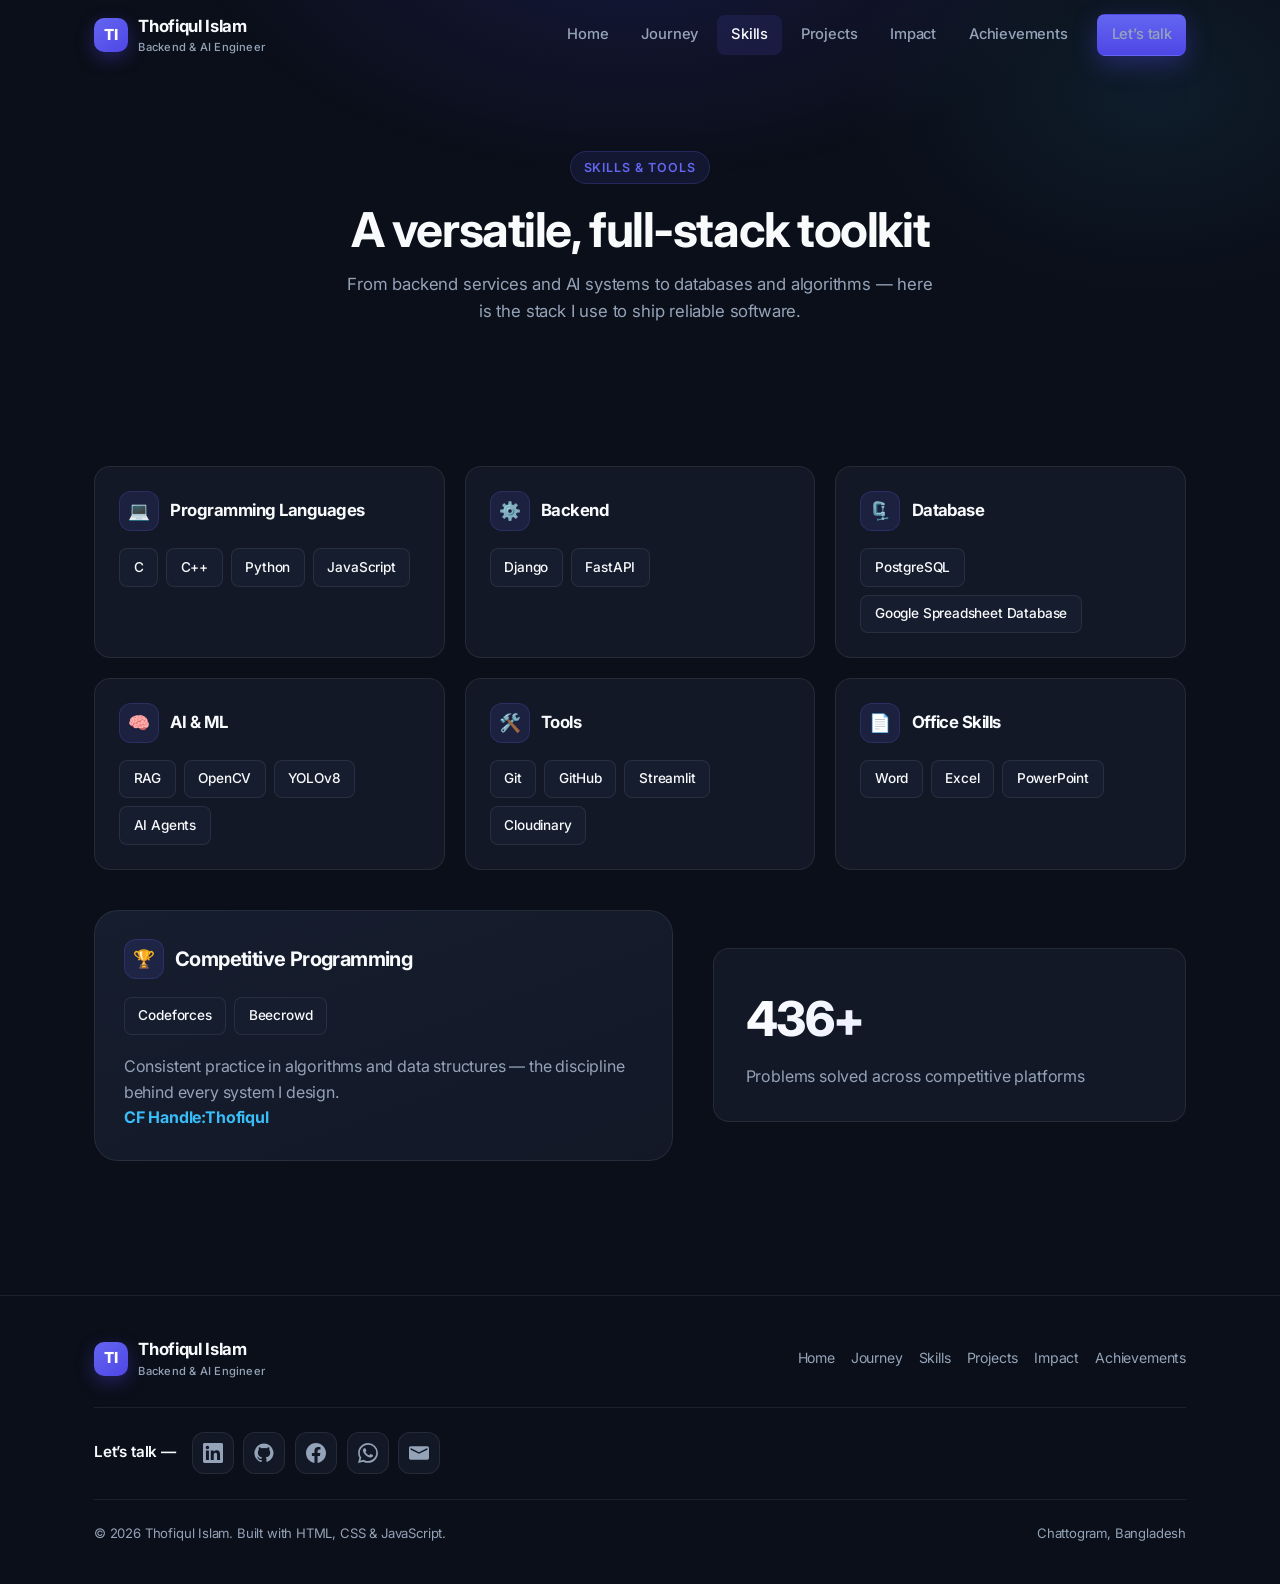
<file: skills.html>
<!DOCTYPE html>
<html lang="en">
<head>
	<meta charset="UTF-8" />
	<meta name="viewport" content="width=device-width, initial-scale=1.0" />
	<title>Skills — Thofiqul Islam</title>
	<meta name="description" content="Technical skills of Thofiqul Islam — backend engineering, AI/ML, databases, tooling, and competitive programming." />
	<meta name="author" content="Thofiqul Islam" />
	<meta name="theme-color" content="#0B0F19" />
	<meta property="og:title" content="Skills — Thofiqul Islam" />
	<meta property="og:description" content="Backend, AI/ML, databases, tooling, and competitive programming." />
	<link rel="icon" href="data:image/svg+xml,<svg xmlns='http://www.w3.org/2000/svg' viewBox='0 0 100 100'><rect width='100' height='100' rx='22' fill='%234F46E5'/><text x='50' y='68' font-size='54' font-family='Arial' font-weight='bold' fill='white' text-anchor='middle'>TI</text></svg>" />
	<link rel="preconnect" href="https://fonts.googleapis.com" />
	<link rel="preconnect" href="https://fonts.gstatic.com" crossorigin />
	<link href="https://fonts.googleapis.com/css2?family=Inter:wght@400;500;600;700;800&family=JetBrains+Mono:wght@500;600&display=swap" rel="stylesheet" />
	<link rel="stylesheet" href="assets/css/style.css" />
</head>
<body>
	<a class="skip-link" href="#main">Skip to content</a>

	<header class="site-header">
		<nav class="nav container" aria-label="Primary navigation">
			<a class="brand" href="index.html" aria-label="Thofiqul Islam — home">
				<span class="brand-mark">TI</span>
				<span>Thofiqul Islam<small>Backend & AI Engineer</small></span>
			</a>
			<button class="nav-toggle" aria-label="Toggle navigation menu" aria-controls="nav-links" aria-expanded="false">
				<span></span><span></span><span></span>
			</button>
			<div class="nav-links" id="nav-links">
				<a href="index.html">Home</a>
				<a href="journey.html">Journey</a>
				<a href="skills.html">Skills</a>
				<a href="projects.html">Projects</a>
				<a href="impact.html">Impact</a>
				<a href="achievements.html">Achievements</a>
				<!-- <a href="blog.html">Blog</a> -->
				<span class="nav-cta"><a class="btn btn-primary" href="#contact">Let’s talk</a></span>
			</div>
		</nav>
	</header>

	<main id="main">
		<section class="page-hero container">
			<span class="eyebrow reveal">Skills & Tools</span>
			<h1 class="reveal" data-delay="1">A versatile, full-stack toolkit</h1>
			<p class="reveal" data-delay="2">From backend services and AI systems to databases and algorithms — here is the stack I use to ship reliable software.</p>
		</section>

		<section class="section container">
			<div class="grid grid-3">
				<div class="skill-group reveal">
					<div class="skill-group-head"><span class="card-icon">💻</span><h3>Programming Languages</h3></div>
					<div class="skill-list">
						<span class="skill-pill">C</span>
						<span class="skill-pill">C++</span>
						<span class="skill-pill">Python</span>
						<span class="skill-pill">JavaScript</span>
					</div>
				</div>
				<div class="skill-group reveal" data-delay="1">
					<div class="skill-group-head"><span class="card-icon">⚙️</span><h3>Backend</h3></div>
					<div class="skill-list">
						<span class="skill-pill">Django</span>
						<span class="skill-pill">FastAPI</span>
					</div>
				</div>
				<div class="skill-group reveal" data-delay="2">
					<div class="skill-group-head"><span class="card-icon">🗜️</span><h3>Database</h3></div>
					<div class="skill-list">
						<span class="skill-pill">PostgreSQL</span>
						<span class="skill-pill">Google Spreadsheet Database</span>
					</div>
				</div>
				<div class="skill-group reveal">
					<div class="skill-group-head"><span class="card-icon">🧠</span><h3>AI & ML</h3></div>
					<div class="skill-list">
						<span class="skill-pill">RAG</span>
						<span class="skill-pill">OpenCV</span>
						<span class="skill-pill">YOLOv8</span>
						<span class="skill-pill">AI Agents</span>
					</div>
				</div>
				<div class="skill-group reveal" data-delay="1">
					<div class="skill-group-head"><span class="card-icon">🛠️</span><h3>Tools</h3></div>
					<div class="skill-list">
						<span class="skill-pill">Git</span>
						<span class="skill-pill">GitHub</span>
						<span class="skill-pill">Streamlit</span>
						<span class="skill-pill">Cloudinary</span>
					</div>
				</div>
				<div class="skill-group reveal" data-delay="2">
					<div class="skill-group-head"><span class="card-icon">📄</span><h3>Office Skills</h3></div>
					<div class="skill-list">
						<span class="skill-pill">Word</span>
						<span class="skill-pill">Excel</span>
						<span class="skill-pill">PowerPoint</span>
					</div>
				</div>
			</div>

			<!-- Competitive Programming highlight -->
			<div class="split" style="margin-top:2.5rem">
				<div class="panel reveal">
					<div class="skill-group-head"><span class="card-icon">🏆</span><h3>Competitive Programming</h3></div>
					<div class="skill-list" style="margin-bottom:1.2rem">
						<span class="skill-pill">Codeforces</span>
						<span class="skill-pill">Beecrowd</span>
					</div>
					<p>Consistent practice in algorithms and data structures — the discipline behind every system I design.<br><span style="color:#38bdf8; font-weight:700;" >CF Handle:Thofiqul</span></p>
				</div>
				<div class="reveal" data-delay="2">
					<div class="stat" style="text-align:left;padding:2rem">
						<div class="stat-value" style="font-size:3rem"><span data-count="650" data-suffix="+">650+</span></div>
						<div class="stat-label" style="font-size:1rem">Problems solved across competitive platforms</div>
					</div>
				</div>
			</div>
		</section>
	</main>

	<footer class="site-footer" id="contact">
		<div class="container">
			<div class="footer-grid">
				<a class="brand" href="index.html">
					<span class="brand-mark">TI</span>
					<span>Thofiqul Islam<small>Backend & AI Engineer</small></span>
				</a>
				<nav class="footer-nav" aria-label="Footer navigation">
					<a href="index.html">Home</a>
					<a href="journey.html">Journey</a>
					<a href="skills.html">Skills</a>
					<a href="projects.html">Projects</a>
					<a href="impact.html">Impact</a>
					<a href="achievements.html">Achievements</a>
					<!-- <a href="blog.html">Blog</a> -->
				</nav>
			</div>
			<div class="footer-connect">
				<span class="footer-connect-label">Let’s talk —</span>
				<div class="social-row">
					<a class="social-link" href="https://www.linkedin.com/in/thofiqul-islam" target="_blank" rel="noopener" aria-label="LinkedIn" title="LinkedIn"><svg viewBox="0 0 24 24" aria-hidden="true"><path d="M20.45 20.45h-3.56v-5.57c0-1.33-.02-3.04-1.85-3.04-1.85 0-2.13 1.45-2.13 2.94v5.67H9.35V9h3.41v1.56h.05c.48-.9 1.64-1.85 3.37-1.85 3.6 0 4.27 2.37 4.27 5.46v6.28zM5.34 7.43a2.06 2.06 0 1 1 0-4.13 2.06 2.06 0 0 1 0 4.13zM7.12 20.45H3.56V9h3.56v11.45zM22.22 0H1.77C.79 0 0 .77 0 1.73v20.54C0 23.23.79 24 1.77 24h20.45c.98 0 1.78-.77 1.78-1.73V1.73C24 .77 23.2 0 22.22 0z"/></svg></a>
					<a class="social-link" href="https://github.com/ThohidC223075?tab=repositories" target="_blank" rel="noopener" aria-label="GitHub" title="GitHub"><svg viewBox="0 0 24 24" aria-hidden="true"><path d="M12 .5A11.5 11.5 0 0 0 8.36 22.92c.58.1.79-.25.79-.56v-2c-3.2.7-3.88-1.54-3.88-1.54-.53-1.33-1.29-1.69-1.29-1.69-1.05-.72.08-.7.08-.7 1.16.08 1.77 1.19 1.77 1.19 1.03 1.77 2.7 1.26 3.36.96.1-.75.4-1.26.73-1.55-2.55-.29-5.24-1.28-5.24-5.7 0-1.26.45-2.29 1.19-3.1-.12-.29-.52-1.46.11-3.05 0 0 .97-.31 3.18 1.18a11 11 0 0 1 5.8 0c2.2-1.49 3.17-1.18 3.17-1.18.63 1.59.24 2.76.12 3.05.74.81 1.18 1.84 1.18 3.1 0 4.43-2.69 5.4-5.25 5.69.41.35.78 1.05.78 2.12v3.14c0 .31.2.67.8.56A11.5 11.5 0 0 0 12 .5z"/></svg></a>
					<a class="social-link" href="https://www.facebook.com/share/1EP9Xm6pAC/" target="_blank" rel="noopener" aria-label="Facebook" title="Facebook"><svg viewBox="0 0 24 24" aria-hidden="true"><path d="M24 12.07C24 5.4 18.63 0 12 0S0 5.4 0 12.07c0 6.02 4.39 11.01 10.13 11.93v-8.44H7.08v-3.49h3.05V9.41c0-3.02 1.79-4.69 4.53-4.69 1.31 0 2.69.24 2.69.24v2.97h-1.51c-1.49 0-1.96.93-1.96 1.89v2.25h3.33l-.53 3.49h-2.8V24C19.61 23.08 24 18.09 24 12.07z"/></svg></a>
					<a class="social-link" href="https://wa.me/8801521537809" target="_blank" rel="noopener" aria-label="WhatsApp" title="WhatsApp: 01521537809"><svg viewBox="0 0 24 24" aria-hidden="true"><path d="M.06 24l1.69-6.16a11.87 11.87 0 0 1-1.59-5.95C.16 5.34 5.5 0 12.06 0a11.82 11.82 0 0 1 8.41 3.49 11.82 11.82 0 0 1 3.48 8.42c0 6.56-5.34 11.9-11.9 11.9a11.9 11.9 0 0 1-5.69-1.45L.06 24zM6.6 20.13c1.68 1 3.28 1.59 5.4 1.59 5.45 0 9.89-4.43 9.89-9.88a9.83 9.83 0 0 0-2.9-7A9.82 9.82 0 0 0 12.06 2c-5.46 0-9.9 4.43-9.9 9.88 0 2.23.65 3.9 1.74 5.64l-1 3.66 3.7-1.05zm11.39-5.55c-.07-.12-.27-.2-.57-.35-.3-.15-1.76-.87-2.03-.97-.27-.1-.47-.15-.67.15-.2.3-.77.97-.94 1.17-.17.2-.35.22-.65.07-.3-.15-1.26-.46-2.4-1.48-.89-.79-1.49-1.77-1.66-2.07-.17-.3-.02-.46.13-.61.13-.13.3-.35.45-.52.15-.17.2-.3.3-.5.1-.2.05-.37-.02-.52-.07-.15-.67-1.62-.92-2.22-.24-.58-.49-.5-.67-.51-.17-.01-.37-.01-.57-.01-.2 0-.52.07-.8.37-.27.3-1.04 1.02-1.04 2.49 0 1.47 1.07 2.89 1.22 3.09.15.2 2.1 3.2 5.08 4.49.71.31 1.26.49 1.69.62.71.23 1.36.2 1.87.12.57-.09 1.76-.72 2.01-1.42.25-.7.25-1.29.17-1.42z"/></svg></a>
					<a class="social-link" href="mailto:mdthohidulislam378@gmail.com" aria-label="Email" title="mdthohidulislam378@gmail.com"><svg viewBox="0 0 24 24" aria-hidden="true"><path d="M22 4H2C.9 4 0 4.9 0 6v12c0 1.1.9 2 2 2h20c1.1 0 2-.9 2-2V6c0-1.1-.9-2-2-2zm0 4-10 5L2 8V6l10 5 10-5v2z"/></svg></a>
				</div>
			</div>
			<div class="footer-bottom">
				<span>© <span id="year">2025</span> Thofiqul Islam. Built with HTML, CSS & JavaScript.</span>
				<span>Chattogram, Bangladesh</span>
			</div>
		</div>
	</footer>

	<script src="assets/js/main.js" defer></script>
</body>
</html>
</file>
<file: assets/css/style.css>
/* =============================================================
   Thofiqul Islam — Portfolio
   Global Design System
   Author: Thofiqul Islam
   Stack: HTML5 + CSS3 + Vanilla JavaScript (no frameworks)
   Inspiration: Linear, Stripe, Vercel, Notion, Raycast
   ============================================================= */

/* -------------------------------------------------------------
   1. Design Tokens
   ------------------------------------------------------------- */
:root {
	/* Core color system */
	--bg: #0b0f19;
	--surface: #121826;
	--surface-2: #161d2e;
	--primary: #4f46e5;
	--primary-soft: #6366f1;
	--primary-glow: rgba(79, 70, 229, 0.35);
	--text: #f8fafc;
	--muted: #94a3b8;
	--border: rgba(255, 255, 255, 0.08);
	--border-strong: rgba(255, 255, 255, 0.14);

	/* Accents (used sparingly for category tags) */
	--accent-emerald: #34d399;
	--accent-amber: #fbbf24;
	--accent-rose: #fb7185;
	--accent-sky: #38bdf8;

	/* Typography */
	--font-sans: "Inter", -apple-system, BlinkMacSystemFont, "Segoe UI", Roboto,
		Helvetica, Arial, sans-serif;
	--font-mono: "JetBrains Mono", "SFMono-Regular", Consolas, monospace;

	/* Spacing & layout */
	--container: 1140px;
	--radius-sm: 10px;
	--radius: 16px;
	--radius-lg: 24px;

	/* Shadows */
	--shadow-sm: 0 1px 2px rgba(0, 0, 0, 0.3);
	--shadow: 0 10px 30px rgba(0, 0, 0, 0.35);
	--shadow-lg: 0 24px 60px rgba(0, 0, 0, 0.45);

	/* Motion */
	--ease: cubic-bezier(0.22, 1, 0.36, 1);
	--dur: 0.5s;
}

/* -------------------------------------------------------------
   2. Reset & Base
   ------------------------------------------------------------- */
*,
*::before,
*::after {
	box-sizing: border-box;
	margin: 0;
	padding: 0;
}

html {
	scroll-behavior: smooth;
	-webkit-text-size-adjust: 100%;
}

body {
	font-family: var(--font-sans);
	background-color: var(--bg);
	color: var(--text);
	line-height: 1.6;
	font-size: 16px;
	-webkit-font-smoothing: antialiased;
	-moz-osx-font-smoothing: grayscale;
	overflow-x: hidden;
	letter-spacing: -0.011em;
}

/* Ambient background glow — subtle, premium */
body::before {
	content: "";
	position: fixed;
	inset: 0;
	z-index: -2;
	background:
		radial-gradient(60% 50% at 50% -10%, rgba(79, 70, 229, 0.18), transparent 60%),
		radial-gradient(40% 40% at 90% 10%, rgba(56, 189, 248, 0.08), transparent 60%);
	pointer-events: none;
}

img {
	max-width: 100%;
	display: block;
}

a {
	color: inherit;
	text-decoration: none;
}

ul {
	list-style: none;
}

h1,
h2,
h3,
h4 {
	line-height: 1.15;
	letter-spacing: -0.03em;
	font-weight: 700;
}

h1 {
	font-size: clamp(2.4rem, 5vw, 3.9rem);
}
h2 {
	font-size: clamp(1.8rem, 3.4vw, 2.6rem);
}
h3 {
	font-size: 1.25rem;
}

p {
	color: var(--muted);
}

:focus-visible {
	outline: 2px solid var(--primary-soft);
	outline-offset: 3px;
	border-radius: 4px;
}

/* Accessibility: respect reduced motion */
@media (prefers-reduced-motion: reduce) {
	*,
	*::before,
	*::after {
		animation-duration: 0.001ms !important;
		animation-iteration-count: 1 !important;
		transition-duration: 0.001ms !important;
		scroll-behavior: auto !important;
	}
}

.skip-link {
	position: absolute;
	left: -999px;
	top: 0;
	background: var(--primary);
	color: #fff;
	padding: 0.6rem 1rem;
	border-radius: 0 0 var(--radius-sm) 0;
	z-index: 1000;
}
.skip-link:focus {
	left: 0;
}

/* -------------------------------------------------------------
   3. Layout helpers
   ------------------------------------------------------------- */
.container {
	width: 100%;
	max-width: var(--container);
	margin-inline: auto;
	padding-inline: 1.5rem;
}

.section {
	padding-block: clamp(3.5rem, 8vw, 6.5rem);
}

.section-sm {
	padding-block: clamp(2.5rem, 5vw, 4rem);
}

.section-head {
	max-width: 640px;
	margin-bottom: 2.75rem;
}
.section-head.center {
	margin-inline: auto;
	text-align: center;
}

.eyebrow {
	display: inline-flex;
	align-items: center;
	gap: 0.5rem;
	font-size: 0.78rem;
	font-weight: 600;
	letter-spacing: 0.08em;
	text-transform: uppercase;
	color: var(--primary-soft);
	background: rgba(99, 102, 241, 0.1);
	border: 1px solid rgba(99, 102, 241, 0.22);
	padding: 0.35rem 0.8rem;
	border-radius: 999px;
	margin-bottom: 1.1rem;
}

.section-head p {
	margin-top: 0.85rem;
	font-size: 1.05rem;
}

.lead {
	font-size: 1.15rem;
	color: var(--muted);
}

.text-gradient {
	background: linear-gradient(120deg, #fff 0%, #c7d2fe 45%, var(--primary-soft) 100%);
	-webkit-background-clip: text;
	background-clip: text;
	-webkit-text-fill-color: transparent;
	color: transparent;
}

/* -------------------------------------------------------------
   4. Buttons
   ------------------------------------------------------------- */
.btn {
	display: inline-flex;
	align-items: center;
	justify-content: center;
	gap: 0.55rem;
	font-size: 0.95rem;
	font-weight: 600;
	padding: 0.8rem 1.4rem;
	border-radius: var(--radius-sm);
	border: 1px solid transparent;
	cursor: pointer;
	transition: transform 0.25s var(--ease), background 0.25s var(--ease),
		box-shadow 0.25s var(--ease), border-color 0.25s var(--ease);
	will-change: transform;
}
.btn:active {
	transform: translateY(1px);
}

.btn-primary {
	background: linear-gradient(180deg, var(--primary-soft), var(--primary));
	color: #fff;
	box-shadow: 0 8px 24px var(--primary-glow);
}
.btn-primary:hover {
	transform: translateY(-2px);
	box-shadow: 0 12px 32px var(--primary-glow);
}

.btn-secondary {
	background: var(--surface);
	color: var(--text);
	border-color: var(--border-strong);
}
.btn-secondary:hover {
	background: var(--surface-2);
	border-color: var(--primary-soft);
	transform: translateY(-2px);
}

.btn-ghost {
	background: transparent;
	color: var(--muted);
	border-color: var(--border);
}
.btn-ghost:hover {
	color: var(--text);
	border-color: var(--border-strong);
}

.btn-lg {
	padding: 1rem 1.8rem;
	font-size: 1rem;
}

.btn-row {
	display: flex;
	flex-wrap: wrap;
	gap: 0.9rem;
}

/* -------------------------------------------------------------
   5. Navbar (sticky, responsive, glass)
   ------------------------------------------------------------- */
.site-header {
	position: sticky;
	top: 0;
	z-index: 100;
	transition: background 0.3s var(--ease), border-color 0.3s var(--ease),
		backdrop-filter 0.3s var(--ease);
	border-bottom: 1px solid transparent;
}
.site-header.scrolled {
	background: rgba(11, 15, 25, 0.72);
	backdrop-filter: blur(14px) saturate(160%);
	-webkit-backdrop-filter: blur(14px) saturate(160%);
	border-bottom: 1px solid var(--border);
}

.nav {
	display: flex;
	align-items: center;
	justify-content: space-between;
	height: 70px;
}

.brand {
	display: inline-flex;
	align-items: center;
	gap: 0.65rem;
	font-weight: 700;
	font-size: 1.05rem;
	letter-spacing: -0.02em;
}
.brand-mark {
	width: 34px;
	height: 34px;
	border-radius: 10px;
	display: grid;
	place-items: center;
	font-size: 0.95rem;
	font-weight: 800;
	color: #fff;
	background: linear-gradient(140deg, var(--primary-soft), var(--primary));
	box-shadow: 0 6px 18px var(--primary-glow);
}
.brand small {
	display: block;
	font-size: 0.7rem;
	font-weight: 500;
	color: var(--muted);
	letter-spacing: 0.02em;
}

.nav-links {
	display: flex;
	align-items: center;
	gap: 0.35rem;
}
.nav-links a {
	font-size: 0.92rem;
	font-weight: 500;
	color: var(--muted);
	padding: 0.5rem 0.85rem;
	border-radius: 8px;
	transition: color 0.2s var(--ease), background 0.2s var(--ease);
}
.nav-links a:hover {
	color: var(--text);
	background: rgba(255, 255, 255, 0.04);
}
.nav-links a.active {
	color: var(--text);
	background: rgba(99, 102, 241, 0.12);
}

.nav-cta {
	margin-left: 0.6rem;
}

.nav-toggle {
	display: none;
	flex-direction: column;
	justify-content: center;
	gap: 5px;
	width: 44px;
	height: 44px;
	background: var(--surface);
	border: 1px solid var(--border);
	border-radius: 10px;
	cursor: pointer;
}
.nav-toggle span {
	display: block;
	height: 2px;
	width: 20px;
	margin-inline: auto;
	background: var(--text);
	border-radius: 2px;
	transition: transform 0.3s var(--ease), opacity 0.2s var(--ease);
}
.nav-toggle[aria-expanded="true"] span:nth-child(1) {
	transform: translateY(7px) rotate(45deg);
}
.nav-toggle[aria-expanded="true"] span:nth-child(2) {
	opacity: 0;
}
.nav-toggle[aria-expanded="true"] span:nth-child(3) {
	transform: translateY(-7px) rotate(-45deg);
}

@media (max-width: 860px) {
	.nav-toggle {
		display: flex;
	}
	.nav-links {
		position: fixed;
		inset: 70px 0 auto 0;
		flex-direction: column;
		align-items: stretch;
		gap: 0.25rem;
		padding: 1rem 1.5rem 1.6rem;
		background: rgba(11, 15, 25, 0.96);
		backdrop-filter: blur(16px);
		-webkit-backdrop-filter: blur(16px);
		border-bottom: 1px solid var(--border);
		transform: translateY(-12px);
		opacity: 0;
		visibility: hidden;
		transition: opacity 0.25s var(--ease), transform 0.25s var(--ease),
			visibility 0.25s var(--ease);
	}
	.nav-links.open {
		transform: translateY(0);
		opacity: 1;
		visibility: visible;
	}
	.nav-links a {
		padding: 0.85rem 1rem;
		font-size: 1rem;
	}
	.nav-cta {
		margin: 0.5rem 0 0;
	}
	.nav-cta .btn {
		width: 100%;
	}
}

/* -------------------------------------------------------------
   6. Hero
   ------------------------------------------------------------- */
.hero {
	position: relative;
	padding-block: clamp(4rem, 9vw, 7rem);
	text-align: center;
}
.hero-status {
	display: inline-flex;
	align-items: center;
	gap: 0.5rem;
	font-size: 0.82rem;
	color: var(--muted);
	background: var(--surface);
	border: 1px solid var(--border);
	padding: 0.4rem 0.9rem;
	border-radius: 999px;
	margin-bottom: 1.6rem;
}
.hero-status .dot {
	width: 8px;
	height: 8px;
	border-radius: 50%;
	background: var(--accent-emerald);
	box-shadow: 0 0 0 3px rgba(52, 211, 153, 0.18);
}
.hero h1 {
	margin-bottom: 1rem;
}
.hero-title {
	font-size: clamp(1.05rem, 2.4vw, 1.4rem);
	font-weight: 600;
	color: var(--text);
	margin-bottom: 0.6rem;
}
.hero-tagline {
	max-width: 620px;
	margin: 0 auto 2rem;
	font-size: 1.12rem;
}
.hero .btn-row {
	justify-content: center;
}
.hero-roles {
	display: flex;
	flex-wrap: wrap;
	justify-content: center;
	gap: 0.5rem;
	margin-top: 2.4rem;
}

/* -------------------------------------------------------------
   7. Chips / badges / tags
   ------------------------------------------------------------- */
.chip {
	display: inline-flex;
	align-items: center;
	gap: 0.4rem;
	font-size: 0.82rem;
	font-weight: 500;
	color: var(--muted);
	background: var(--surface);
	border: 1px solid var(--border);
	padding: 0.4rem 0.85rem;
	border-radius: 999px;
}
.tag {
	font-size: 0.75rem;
	font-weight: 500;
	color: var(--primary-soft);
	background: rgba(99, 102, 241, 0.1);
	border: 1px solid rgba(99, 102, 241, 0.2);
	padding: 0.25rem 0.65rem;
	border-radius: 6px;
}
.tag-row {
	display: flex;
	flex-wrap: wrap;
	gap: 0.45rem;
}

/* -------------------------------------------------------------
   8. Cards & grids
   ------------------------------------------------------------- */
.card {
	position: relative;
	background: var(--surface);
	border: 1px solid var(--border);
	border-radius: var(--radius);
	padding: 1.6rem;
	transition: transform 0.35s var(--ease), border-color 0.35s var(--ease),
		box-shadow 0.35s var(--ease);
}
.card:hover {
	transform: translateY(-4px);
	border-color: var(--border-strong);
	box-shadow: var(--shadow);
}
.card-icon {
	width: 46px;
	height: 46px;
	border-radius: 12px;
	display: grid;
	place-items: center;
	font-size: 1.3rem;
	background: rgba(99, 102, 241, 0.12);
	border: 1px solid rgba(99, 102, 241, 0.2);
	margin-bottom: 1.1rem;
}
.card h3 {
	margin-bottom: 0.5rem;
}
.card p {
	font-size: 0.95rem;
}

.grid {
	display: grid;
	gap: 1.25rem;
}
.grid-2 {
	grid-template-columns: repeat(2, 1fr);
}
.grid-3 {
	grid-template-columns: repeat(3, 1fr);
}
.grid-4 {
	grid-template-columns: repeat(4, 1fr);
}
@media (max-width: 900px) {
	.grid-3,
	.grid-4 {
		grid-template-columns: repeat(2, 1fr);
	}
}
@media (max-width: 600px) {
	.grid-2,
	.grid-3,
	.grid-4 {
		grid-template-columns: 1fr;
	}
}

/* -------------------------------------------------------------
   9. Stats
   ------------------------------------------------------------- */
.stat-grid {
	display: grid;
	grid-template-columns: repeat(5, 1fr);
	gap: 1rem;
}
.stat {
	background: var(--surface);
	border: 1px solid var(--border);
	border-radius: var(--radius);
	padding: 1.5rem 1.25rem;
	text-align: center;
}
.stat-value {
	font-size: clamp(1.8rem, 3vw, 2.3rem);
	font-weight: 800;
	letter-spacing: -0.03em;
	background: linear-gradient(120deg, #fff, #c7d2fe);
	-webkit-background-clip: text;
	background-clip: text;
	-webkit-text-fill-color: transparent;
}
.stat-label {
	margin-top: 0.35rem;
	font-size: 0.85rem;
	color: var(--muted);
}
@media (max-width: 900px) {
	.stat-grid {
		grid-template-columns: repeat(2, 1fr);
	}
}
@media (max-width: 460px) {
	.stat-grid {
		grid-template-columns: 1fr;
	}
}

/* -------------------------------------------------------------
   10. Split / about layout
   ------------------------------------------------------------- */
.split {
	display: grid;
	grid-template-columns: 1.1fr 0.9fr;
	gap: 2.5rem;
	align-items: center;
}
@media (max-width: 880px) {
	.split {
		grid-template-columns: 1fr;
		gap: 1.5rem;
	}
}
.panel {
	background: linear-gradient(160deg, var(--surface-2), var(--surface));
	border: 1px solid var(--border);
	border-radius: var(--radius-lg);
	padding: 1.8rem;
}
.panel ul li {
	display: flex;
	gap: 0.7rem;
	padding: 0.6rem 0;
	border-bottom: 1px solid var(--border);
	font-size: 0.95rem;
	color: var(--muted);
}
.panel ul li:last-child {
	border-bottom: none;
}
.panel ul li b {
	color: var(--text);
	font-weight: 600;
}
.check {
	color: var(--primary-soft);
	flex: none;
}

/* -------------------------------------------------------------
   11. Timeline (Journey)
   ------------------------------------------------------------- */
.timeline {
	position: relative;
	max-width: 820px;
	margin-inline: auto;
	padding-left: 0;
}
.timeline::before {
	content: "";
	position: absolute;
	left: 19px;
	top: 6px;
	bottom: 6px;
	width: 2px;
	background: linear-gradient(
		to bottom,
		transparent,
		var(--border-strong) 8%,
		var(--border-strong) 92%,
		transparent
	);
}
.tl-item {
	position: relative;
	padding: 0 0 2rem 3.5rem;
}
.tl-item:last-child {
	padding-bottom: 0;
}
.tl-dot {
	position: absolute;
	left: 9px;
	top: 4px;
	width: 22px;
	height: 22px;
	border-radius: 50%;
	background: var(--surface);
	border: 2px solid var(--primary);
	display: grid;
	place-items: center;
}
.tl-dot::after {
	content: "";
	width: 8px;
	height: 8px;
	border-radius: 50%;
	background: var(--primary-soft);
}
.tl-card {
	background: var(--surface);
	border: 1px solid var(--border);
	border-radius: var(--radius);
	padding: 1.3rem 1.5rem;
	transition: transform 0.35s var(--ease), border-color 0.35s var(--ease);
}
.tl-card:hover {
	transform: translateX(4px);
	border-color: var(--border-strong);
}
.tl-meta {
	display: flex;
	flex-wrap: wrap;
	align-items: center;
	gap: 0.6rem;
	margin-bottom: 0.5rem;
}
.tl-year {
	font-family: var(--font-mono);
	font-size: 0.78rem;
	color: var(--primary-soft);
	font-weight: 600;
}
.tl-card h3 {
	font-size: 1.1rem;
	margin-bottom: 0.35rem;
}
.tl-card p {
	font-size: 0.93rem;
}
.gpa-badge {
	margin-left: auto;
	font-family: var(--font-mono);
	font-size: 0.8rem;
	font-weight: 700;
	color: var(--accent-emerald);
	background: rgba(52, 211, 153, 0.1);
	border: 1px solid rgba(52, 211, 153, 0.2);
	padding: 0.2rem 0.6rem;
	border-radius: 6px;
}

/* Highlight (story) card variant */
.tl-card.feature {
	background: linear-gradient(160deg, rgba(79, 70, 229, 0.14), var(--surface));
	border-color: rgba(99, 102, 241, 0.28);
}

/* -------------------------------------------------------------
   12. Skills
   ------------------------------------------------------------- */
.skill-group {
	background: var(--surface);
	border: 1px solid var(--border);
	border-radius: var(--radius);
	padding: 1.5rem;
	transition: border-color 0.3s var(--ease), transform 0.3s var(--ease);
}
.skill-group:hover {
	border-color: var(--border-strong);
	transform: translateY(-3px);
}
.skill-group-head {
	display: flex;
	align-items: center;
	gap: 0.7rem;
	margin-bottom: 1.1rem;
}
.skill-group-head .card-icon {
	margin-bottom: 0;
	width: 40px;
	height: 40px;
	font-size: 1.1rem;
}
.skill-group h3 {
	font-size: 1.05rem;
}
.skill-list {
	display: flex;
	flex-wrap: wrap;
	gap: 0.5rem;
}
.skill-pill {
	font-size: 0.85rem;
	font-weight: 500;
	color: var(--text);
	background: var(--surface-2);
	border: 1px solid var(--border);
	padding: 0.45rem 0.85rem;
	border-radius: 8px;
	transition: border-color 0.2s var(--ease), color 0.2s var(--ease);
}
.skill-pill:hover {
	border-color: var(--primary-soft);
	color: var(--primary-soft);
}

/* -------------------------------------------------------------
   13. Projects
   ------------------------------------------------------------- */
.project-card {
	display: flex;
	flex-direction: column;
	background: var(--surface);
	border: 1px solid var(--border);
	border-radius: var(--radius-lg);
	overflow: hidden;
	transition: transform 0.35s var(--ease), border-color 0.35s var(--ease),
		box-shadow 0.35s var(--ease);
}
.project-card:hover {
	transform: translateY(-5px);
	border-color: var(--border-strong);
	box-shadow: var(--shadow-lg);
}
.project-cover {
	height: 160px;
	display: grid;
	place-items: center;
	font-size: 2.4rem;
	background: radial-gradient(
			120% 120% at 20% 0%,
			rgba(99, 102, 241, 0.28),
			transparent 60%
		),
		var(--surface-2);
	border-bottom: 1px solid var(--border);
}
.project-body {
	padding: 1.5rem;
	display: flex;
	flex-direction: column;
	gap: 0.9rem;
	flex: 1;
}
.project-index {
	font-family: var(--font-mono);
	font-size: 0.75rem;
	color: var(--muted);
}
.project-body h3 {
	font-size: 1.15rem;
}
.feature-list li {
	display: flex;
	gap: 0.55rem;
	font-size: 0.9rem;
	color: var(--muted);
	padding: 0.22rem 0;
}
.feature-list li::before {
	content: "\2192";
	color: var(--primary-soft);
}
.project-foot {
	margin-top: auto;
	padding-top: 0.4rem;
}

/* -------------------------------------------------------------
   14. Impact
   ------------------------------------------------------------- */
.impact-card {
	background: var(--surface);
	border: 1px solid var(--border);
	border-radius: var(--radius);
	padding: 1.6rem;
	height: 100%;
	transition: transform 0.35s var(--ease), border-color 0.35s var(--ease);
}
.impact-card:hover {
	transform: translateY(-4px);
	border-color: var(--border-strong);
}
.impact-card .role {
	font-size: 0.8rem;
	color: var(--primary-soft);
	font-weight: 600;
	letter-spacing: 0.04em;
	text-transform: uppercase;
	margin-bottom: 0.4rem;
}
.impact-card h3 {
	margin-bottom: 0.5rem;
}
.impact-card p {
	font-size: 0.93rem;
}

/* -------------------------------------------------------------
   15. Blog
   ------------------------------------------------------------- */
.blog-card {
	display: flex;
	flex-direction: column;
	background: var(--surface);
	border: 1px solid var(--border);
	border-radius: var(--radius-lg);
	overflow: hidden;
	transition: transform 0.35s var(--ease), border-color 0.35s var(--ease),
		box-shadow 0.35s var(--ease);
}
.blog-card:hover {
	transform: translateY(-5px);
	border-color: var(--border-strong);
	box-shadow: var(--shadow);
}
.blog-cover {
	height: 150px;
	display: grid;
	place-items: center;
	font-size: 2.2rem;
	border-bottom: 1px solid var(--border);
}
.blog-cover.c1 {
	background: radial-gradient(120% 120% at 0 0, rgba(99, 102, 241, 0.3), transparent 55%), var(--surface-2);
}
.blog-cover.c2 {
	background: radial-gradient(120% 120% at 100% 0, rgba(56, 189, 248, 0.26), transparent 55%), var(--surface-2);
}
.blog-cover.c3 {
	background: radial-gradient(120% 120% at 0 100%, rgba(52, 211, 153, 0.24), transparent 55%), var(--surface-2);
}
.blog-cover.c4 {
	background: radial-gradient(120% 120% at 100% 100%, rgba(251, 191, 36, 0.22), transparent 55%), var(--surface-2);
}
.blog-cover.c5 {
	background: radial-gradient(120% 120% at 50% 0, rgba(251, 113, 133, 0.22), transparent 55%), var(--surface-2);
}
.blog-body {
	padding: 1.4rem;
	display: flex;
	flex-direction: column;
	gap: 0.7rem;
	flex: 1;
}
.blog-meta {
	display: flex;
	align-items: center;
	gap: 0.6rem;
	font-size: 0.78rem;
	color: var(--muted);
}
.blog-body h3 {
	font-size: 1.08rem;
}
.blog-body p {
	font-size: 0.9rem;
}
.read-more {
	margin-top: auto;
	font-size: 0.85rem;
	font-weight: 600;
	color: var(--primary-soft);
	display: inline-flex;
	align-items: center;
	gap: 0.35rem;
	transition: gap 0.2s var(--ease);
}
.blog-card:hover .read-more {
	gap: 0.6rem;
}

/* -------------------------------------------------------------
   16. Contact
   ------------------------------------------------------------- */
.contact-grid {
	display: grid;
	grid-template-columns: 1fr 1fr;
	gap: 1.25rem;
}
@media (max-width: 820px) {
	.contact-grid {
		grid-template-columns: 1fr;
	}
}
.contact-item {
	display: flex;
	align-items: center;
	gap: 1rem;
	background: var(--surface);
	border: 1px solid var(--border);
	border-radius: var(--radius);
	padding: 1.2rem 1.4rem;
	transition: border-color 0.3s var(--ease), transform 0.3s var(--ease);
}
.contact-item:hover {
	border-color: var(--primary-soft);
	transform: translateY(-3px);
}
.contact-item .card-icon {
	margin-bottom: 0;
}
.contact-item .label {
	font-size: 0.78rem;
	color: var(--muted);
}
.contact-item .value {
	font-weight: 600;
	color: var(--text);
	word-break: break-word;
}

/* Form */
.form {
	display: grid;
	gap: 1rem;
}
.field label {
	display: block;
	font-size: 0.85rem;
	font-weight: 500;
	margin-bottom: 0.4rem;
	color: var(--text);
}
.field input,
.field textarea {
	width: 100%;
	font-family: inherit;
	font-size: 0.95rem;
	color: var(--text);
	background: var(--bg);
	border: 1px solid var(--border);
	border-radius: var(--radius-sm);
	padding: 0.8rem 1rem;
	transition: border-color 0.2s var(--ease), box-shadow 0.2s var(--ease);
}
.field input:focus,
.field textarea:focus {
	outline: none;
	border-color: var(--primary-soft);
	box-shadow: 0 0 0 3px rgba(99, 102, 241, 0.18);
}
.field textarea {
	resize: vertical;
	min-height: 130px;
}
.form-note {
	font-size: 0.85rem;
	color: var(--accent-emerald);
	min-height: 1.2rem;
}

/* -------------------------------------------------------------
   17. CTA banner
   ------------------------------------------------------------- */
.cta {
	position: relative;
	overflow: hidden;
	text-align: center;
	background: linear-gradient(160deg, rgba(79, 70, 229, 0.22), var(--surface));
	border: 1px solid rgba(99, 102, 241, 0.28);
	border-radius: var(--radius-lg);
	padding: clamp(2.5rem, 6vw, 4rem);
}
.cta h2 {
	margin-bottom: 0.8rem;
}
.cta p {
	max-width: 520px;
	margin: 0 auto 1.8rem;
}
.cta .btn-row {
	justify-content: center;
}

/* -------------------------------------------------------------
   18. Footer
   ------------------------------------------------------------- */
.site-footer {
	border-top: 1px solid var(--border);
	padding-block: 2.5rem;
	margin-top: 2rem;
}
.footer-grid {
	display: flex;
	flex-wrap: wrap;
	justify-content: space-between;
	align-items: center;
	gap: 1.2rem;
}
.footer-nav {
	display: flex;
	flex-wrap: wrap;
	gap: 1rem;
}
.footer-nav a {
	font-size: 0.88rem;
	color: var(--muted);
	transition: color 0.2s var(--ease);
}
.footer-nav a:hover {
	color: var(--text);
}
.footer-bottom {
	margin-top: 1.6rem;
	padding-top: 1.4rem;
	border-top: 1px solid var(--border);
	font-size: 0.82rem;
	color: var(--muted);
	display: flex;
	flex-wrap: wrap;
	justify-content: space-between;
	gap: 0.6rem;
}

/* -------------------------------------------------------------
   19. Page header (sub pages)
   ------------------------------------------------------------- */
.page-hero {
	padding-block: clamp(3rem, 7vw, 5rem) clamp(1.5rem, 3vw, 2.5rem);
	text-align: center;
}
.page-hero h1 {
	font-size: clamp(2rem, 4.4vw, 3rem);
}
.page-hero p {
	max-width: 600px;
	margin: 0.9rem auto 0;
	font-size: 1.05rem;
}

/* -------------------------------------------------------------
   20. Scroll reveal animation (subtle, professional)
   ------------------------------------------------------------- */
.reveal {
	opacity: 0;
	transform: translateY(18px);
	transition: opacity 0.6s var(--ease), transform 0.6s var(--ease);
}
.reveal.in {
	opacity: 1;
	transform: none;
}
/* Stagger helper */
.reveal[data-delay="1"] {
	transition-delay: 0.07s;
}
.reveal[data-delay="2"] {
	transition-delay: 0.14s;
}
.reveal[data-delay="3"] {
	transition-delay: 0.21s;
}
.reveal[data-delay="4"] {
	transition-delay: 0.28s;
}

/* -------------------------------------------------------------
   21. Hero photo (added)
   ------------------------------------------------------------- */
.hero-grid {
	display: grid;
	grid-template-columns: 1.15fr 0.85fr;
	gap: clamp(2rem, 5vw, 4rem);
	align-items: center;
	text-align: left;
}
.hero-content .hero-tagline {
	margin-left: 0;
	margin-right: 0;
}
.hero-content .btn-row,
.hero-content .hero-roles {
	justify-content: flex-start;
}
.hero-photo {
	position: relative;
	justify-self: center;
	width: 100%;
	max-width: 360px;
}
.hero-photo::before {
	content: "";
	position: absolute;
	inset: -12% -8% -4%;
	background: radial-gradient(60% 60% at 65% 25%, var(--primary-glow), transparent 70%);
	filter: blur(8px);
	z-index: -1;
}
.hero-photo img {
	width: 100%;
	aspect-ratio: 3 / 4;
	object-fit: cover;
	object-position: top center;
	border-radius: var(--radius-lg);
	border: 1px solid var(--border-strong);
	box-shadow: var(--shadow-lg);
}
@media (max-width: 860px) {
	.hero-grid {
		grid-template-columns: 1fr;
		text-align: center;
	}
	.hero-content .hero-tagline {
		margin-left: auto;
		margin-right: auto;
	}
	.hero-content .btn-row,
	.hero-content .hero-roles {
		justify-content: center;
	}
	.hero-photo {
		order: -1;
		max-width: 250px;
	}
}

/* -------------------------------------------------------------
   22. Project images + GitHub link (added)
   ------------------------------------------------------------- */
.project-cover {
	height: auto;
	aspect-ratio: 16 / 10;
	padding: 0;
	font-size: 0;
	overflow: hidden;
}
.project-cover img {
	width: 100%;
	height: 100%;
	object-fit: cover;
	display: block;
	transition: transform 0.4s var(--ease);
}
.project-card:hover .project-cover img {
	transform: scale(1.04);
}
.project-actions {
	display: flex;
	flex-wrap: wrap;
	gap: 0.6rem;
	align-items: center;
	margin-top: 0.5rem;
}
.gh-link {
	display: inline-flex;
	align-items: center;
	gap: 0.45rem;
	font-size: 0.85rem;
	font-weight: 600;
	color: var(--text);
	background: var(--surface-2);
	border: 1px solid var(--border);
	padding: 0.5rem 0.9rem;
	border-radius: var(--radius-sm);
	transition: border-color 0.2s var(--ease), color 0.2s var(--ease),
		transform 0.2s var(--ease);
}
.gh-link:hover {
	border-color: var(--primary-soft);
	color: var(--primary-soft);
	transform: translateY(-2px);
}
.gh-link svg {
	width: 18px;
	height: 18px;
	fill: currentColor;
	flex: none;
}

/* -------------------------------------------------------------
   23. Achievements (tabs + cards) + footer social (added)
   ------------------------------------------------------------- */
.tabs {
	display: flex;
	flex-wrap: wrap;
	justify-content: center;
	gap: 0.5rem;
	margin-bottom: 2.75rem;
}
.tab-btn {
	font-family: inherit;
	font-size: 0.95rem;
	font-weight: 600;
	color: var(--muted);
	background: var(--surface);
	border: 1px solid var(--border);
	padding: 0.7rem 1.3rem;
	border-radius: 999px;
	cursor: pointer;
	transition: color 0.25s var(--ease), background 0.25s var(--ease),
		border-color 0.25s var(--ease), box-shadow 0.25s var(--ease),
		transform 0.25s var(--ease);
}
.tab-btn:hover {
	color: var(--text);
	border-color: var(--border-strong);
	transform: translateY(-2px);
}
.tab-btn.active {
	color: #fff;
	background: linear-gradient(180deg, var(--primary-soft), var(--primary));
	border-color: transparent;
	box-shadow: 0 8px 24px var(--primary-glow);
}

.tab-panel {
	display: none;
}
.tab-panel.active {
	display: block;
	animation: tabFade 0.45s var(--ease);
}
@keyframes tabFade {
	from {
		opacity: 0;
		transform: translateY(10px);
	}
	to {
		opacity: 1;
		transform: none;
	}
}

.ach-subhead {
	display: flex;
	align-items: center;
	gap: 0.7rem;
	margin: 2.4rem 0 1.2rem;
}
.ach-subhead:first-of-type {
	margin-top: 0;
}
.ach-subhead .card-icon {
	margin-bottom: 0;
	width: 40px;
	height: 40px;
	font-size: 1.1rem;
}
.ach-subhead h3 {
	font-size: 1.2rem;
}

.ach-card {
	display: flex;
	flex-direction: column;
	background: var(--surface);
	border: 1px solid var(--border);
	border-radius: var(--radius-lg);
	overflow: hidden;
	transition: transform 0.35s var(--ease), border-color 0.35s var(--ease),
		box-shadow 0.35s var(--ease);
}
.ach-card:hover {
	transform: translateY(-5px);
	border-color: var(--border-strong);
	box-shadow: var(--shadow-lg);
}
.ach-cover {
	aspect-ratio: 16 / 10;
	overflow: hidden;
	background: var(--surface-2);
	border-bottom: 1px solid var(--border);
}
.ach-cover img {
	width: 100%;
	height: 100%;
	object-fit: cover;
	display: block;
	transition: transform 0.4s var(--ease);
}
.ach-card:hover .ach-cover img {
	transform: scale(1.04);
}
.ach-body {
	padding: 1.3rem;
	display: flex;
	flex-direction: column;
	gap: 0.5rem;
	flex: 1;
}
.ach-body h4 {
	font-size: 1.05rem;
	font-weight: 700;
	letter-spacing: -0.02em;
}
.ach-body p {
	font-size: 0.92rem;
}
.ach-badge {
	align-self: flex-start;
	font-family: var(--font-mono);
	font-size: 0.72rem;
	font-weight: 600;
	color: var(--accent-amber);
	background: rgba(251, 191, 36, 0.1);
	border: 1px solid rgba(251, 191, 36, 0.2);
	padding: 0.2rem 0.6rem;
	border-radius: 6px;
}

/* Footer social links */
.footer-connect {
	margin-top: 1.6rem;
	padding-top: 1.5rem;
	border-top: 1px solid var(--border);
	display: flex;
	align-items: center;
	flex-wrap: wrap;
	gap: 1rem;
}
.footer-connect-label {
	font-size: 0.95rem;
	font-weight: 600;
	color: var(--text);
}
.social-row {
	display: flex;
	flex-wrap: wrap;
	gap: 0.6rem;
}
.social-link {
	width: 42px;
	height: 42px;
	display: grid;
	place-items: center;
	border-radius: 12px;
	background: var(--surface);
	border: 1px solid var(--border);
	color: var(--muted);
	transition: transform 0.2s var(--ease), border-color 0.2s var(--ease),
		color 0.2s var(--ease), background 0.2s var(--ease);
}
.social-link:hover {
	transform: translateY(-3px);
	border-color: var(--primary-soft);
	color: var(--text);
	background: var(--surface-2);
}
.social-link svg {
	width: 20px;
	height: 20px;
	fill: currentColor;
}

/* Achievements live-data states (added) */
.ach-status {
	color: var(--muted);
	font-size: 0.98rem;
	padding: 1.5rem 0;
	text-align: center;
}
.ach-cover-empty {
	display: grid;
	place-items: center;
	background: radial-gradient(
		120% 120% at 50% 0%,
		rgba(99, 102, 241, 0.25),
		var(--surface-2)
	);
}
.ach-cover-empty span {
	font-family: var(--font-mono);
	font-size: 2.6rem;
	font-weight: 800;
	color: var(--primary-soft);
}
</file>
